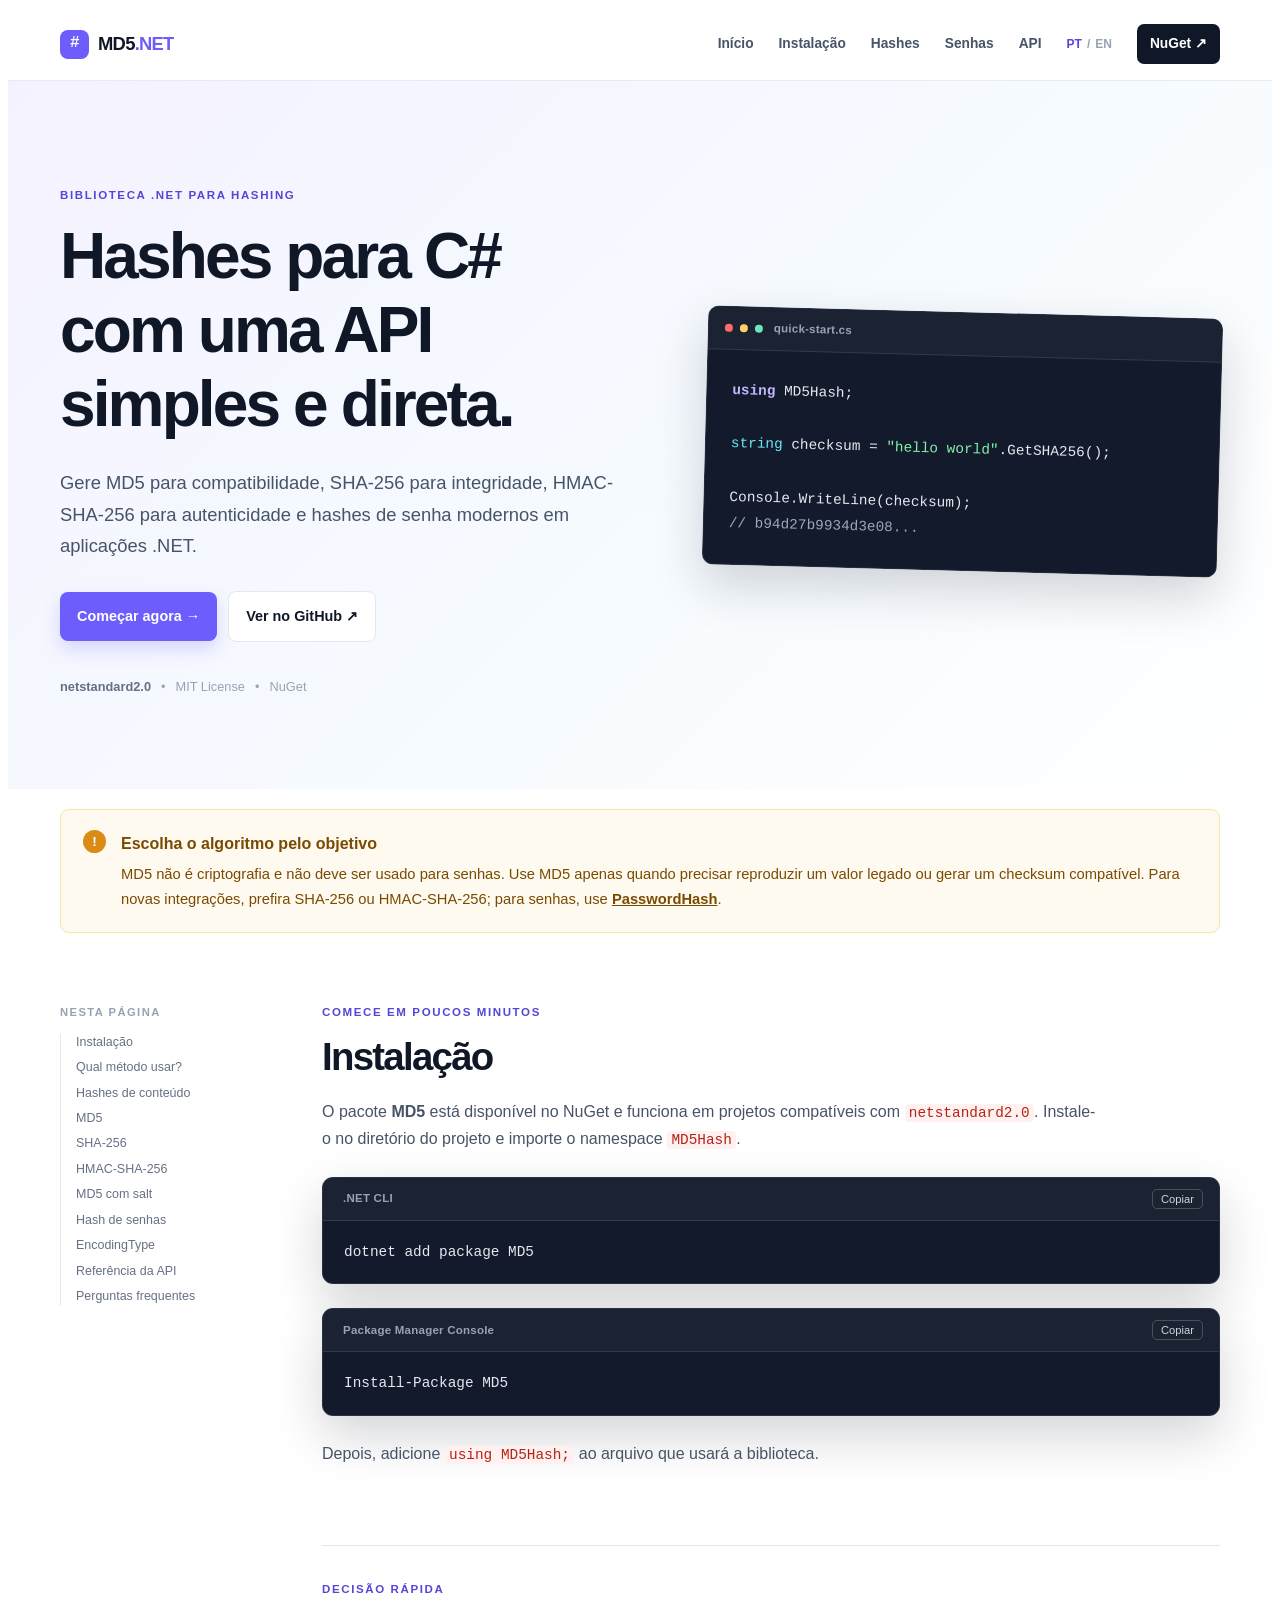
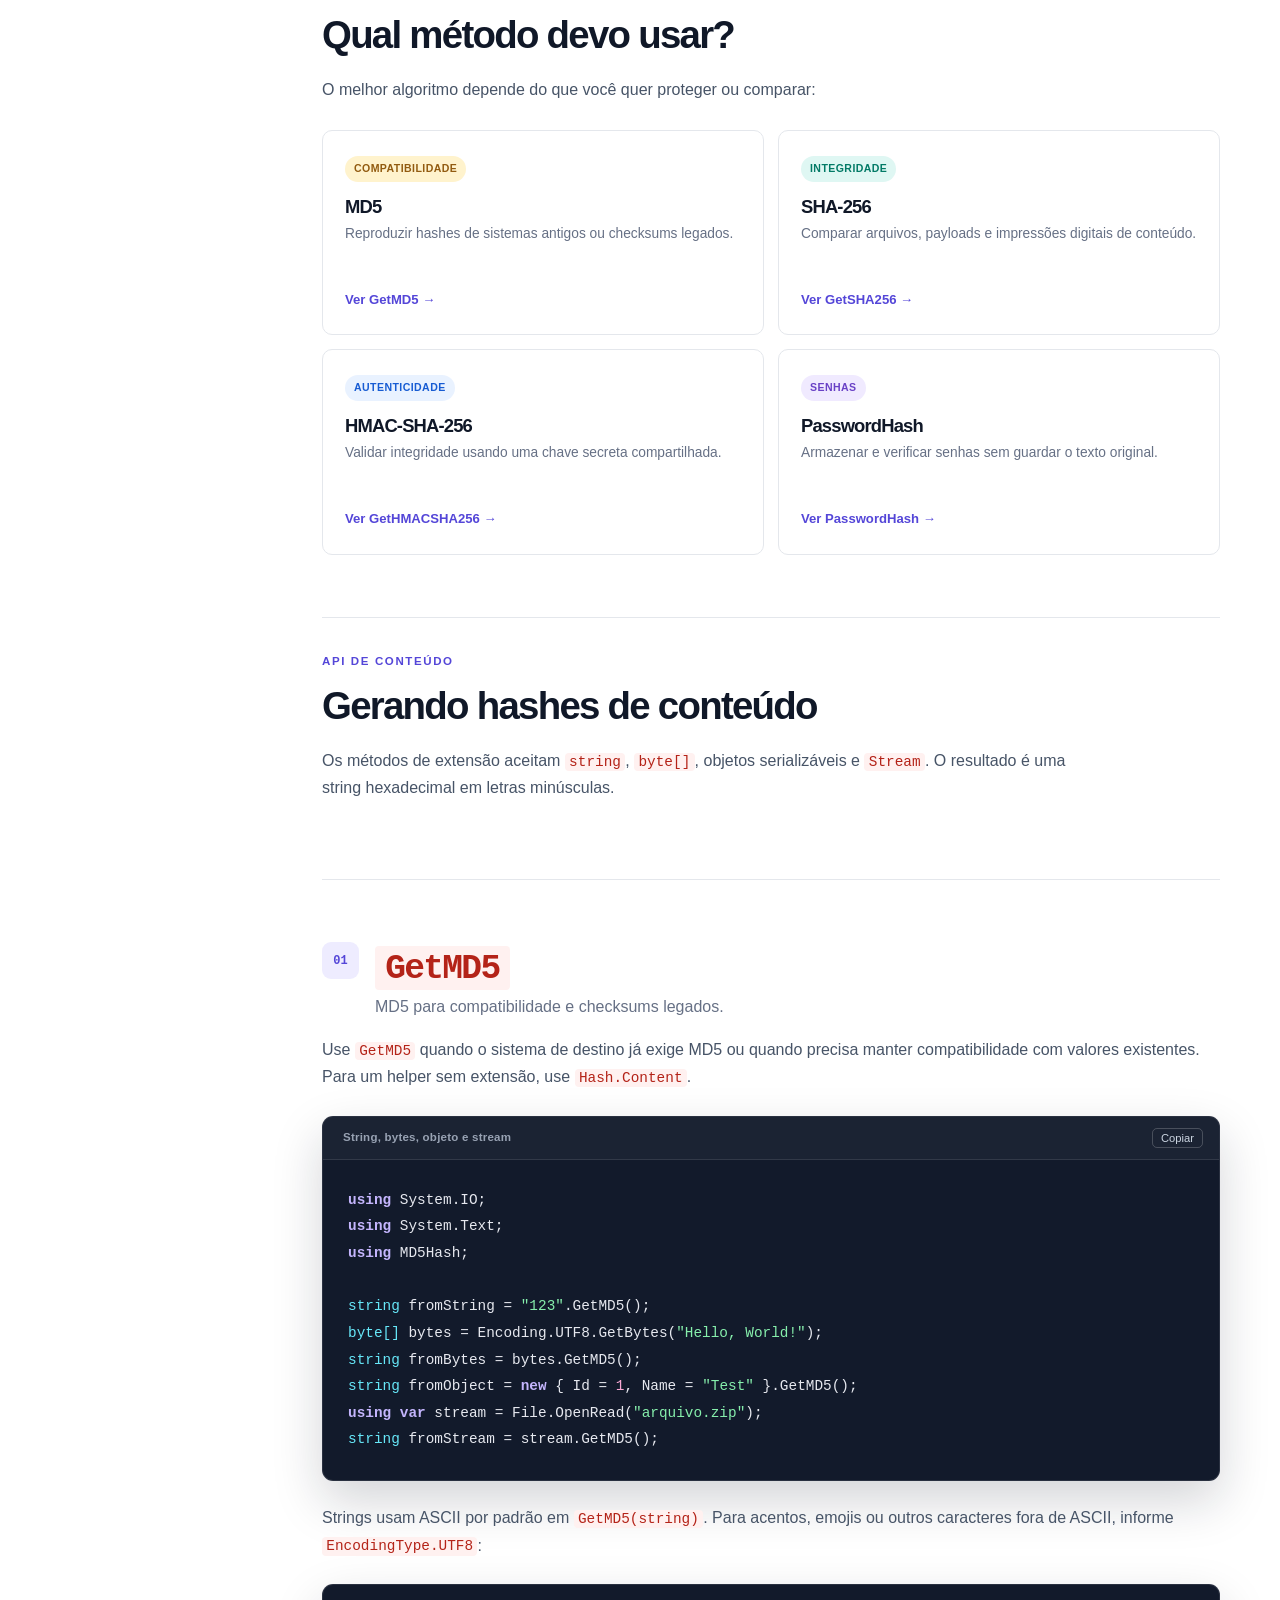
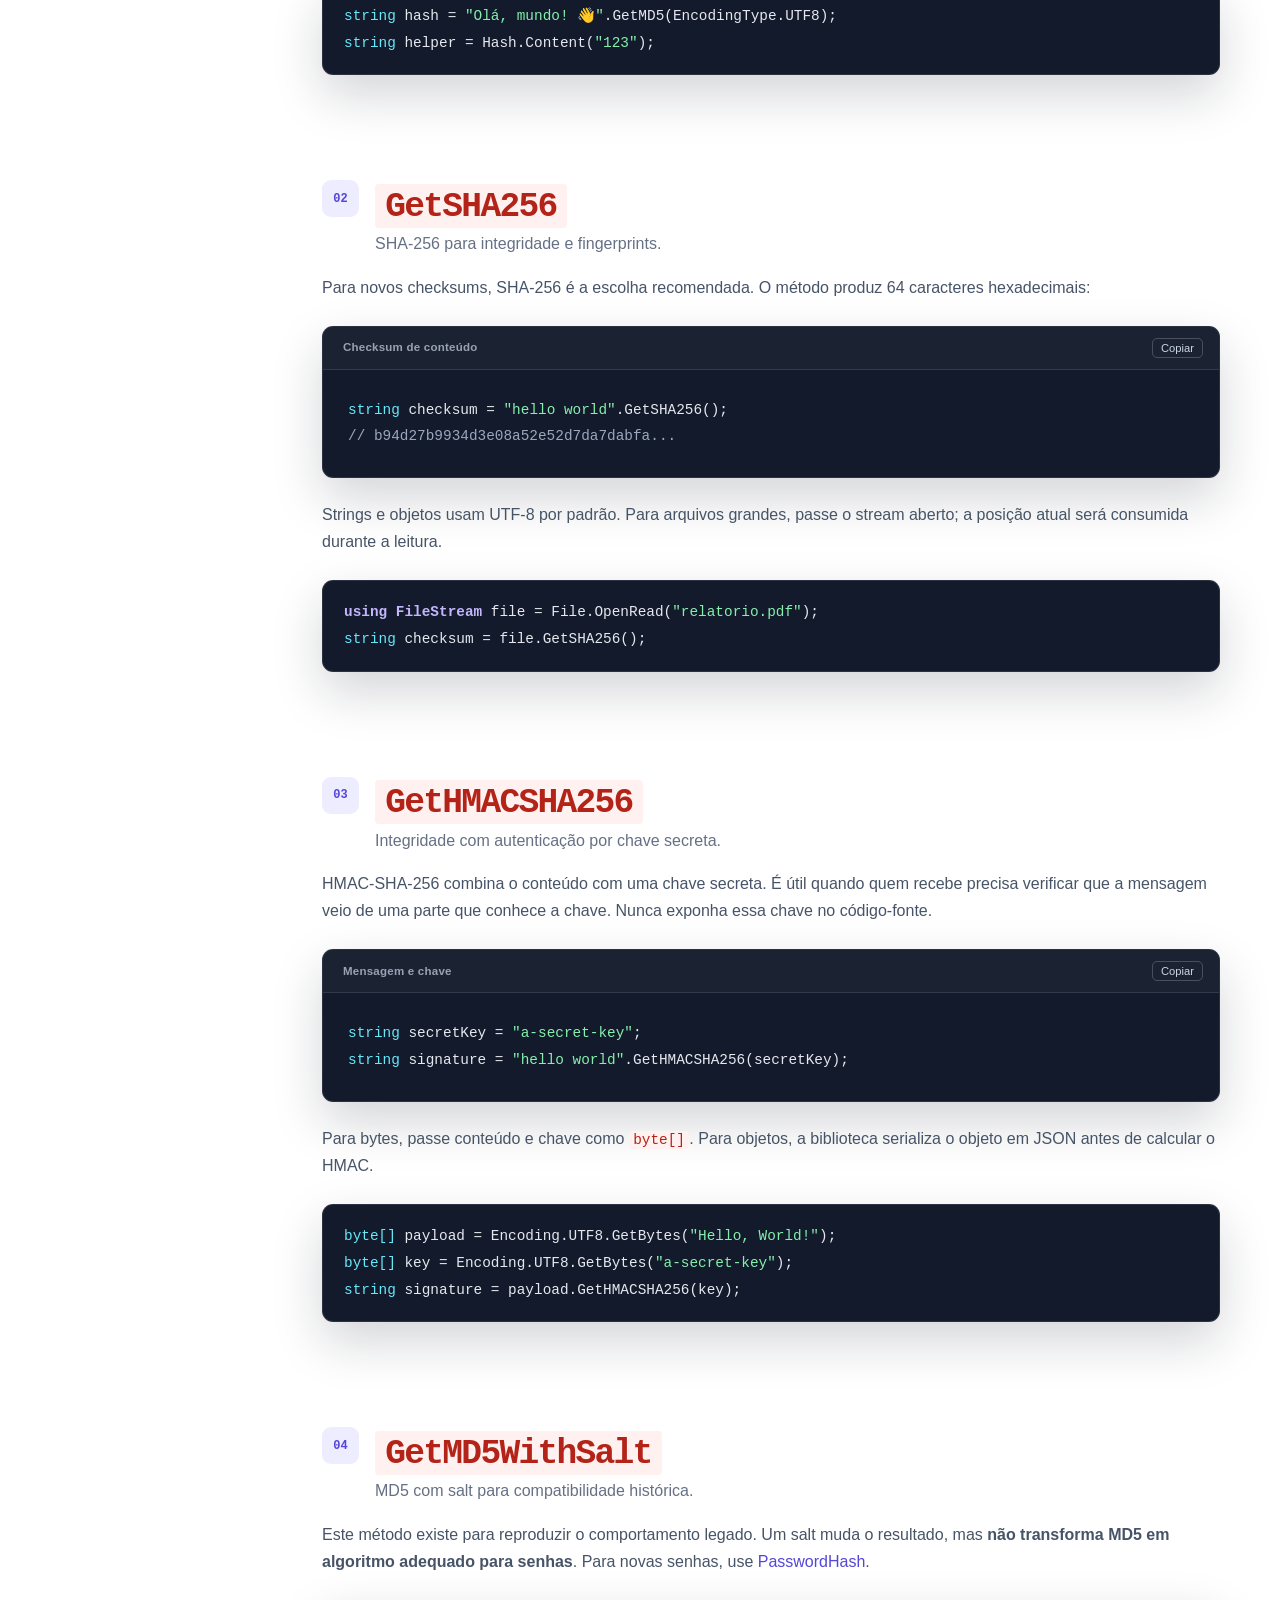
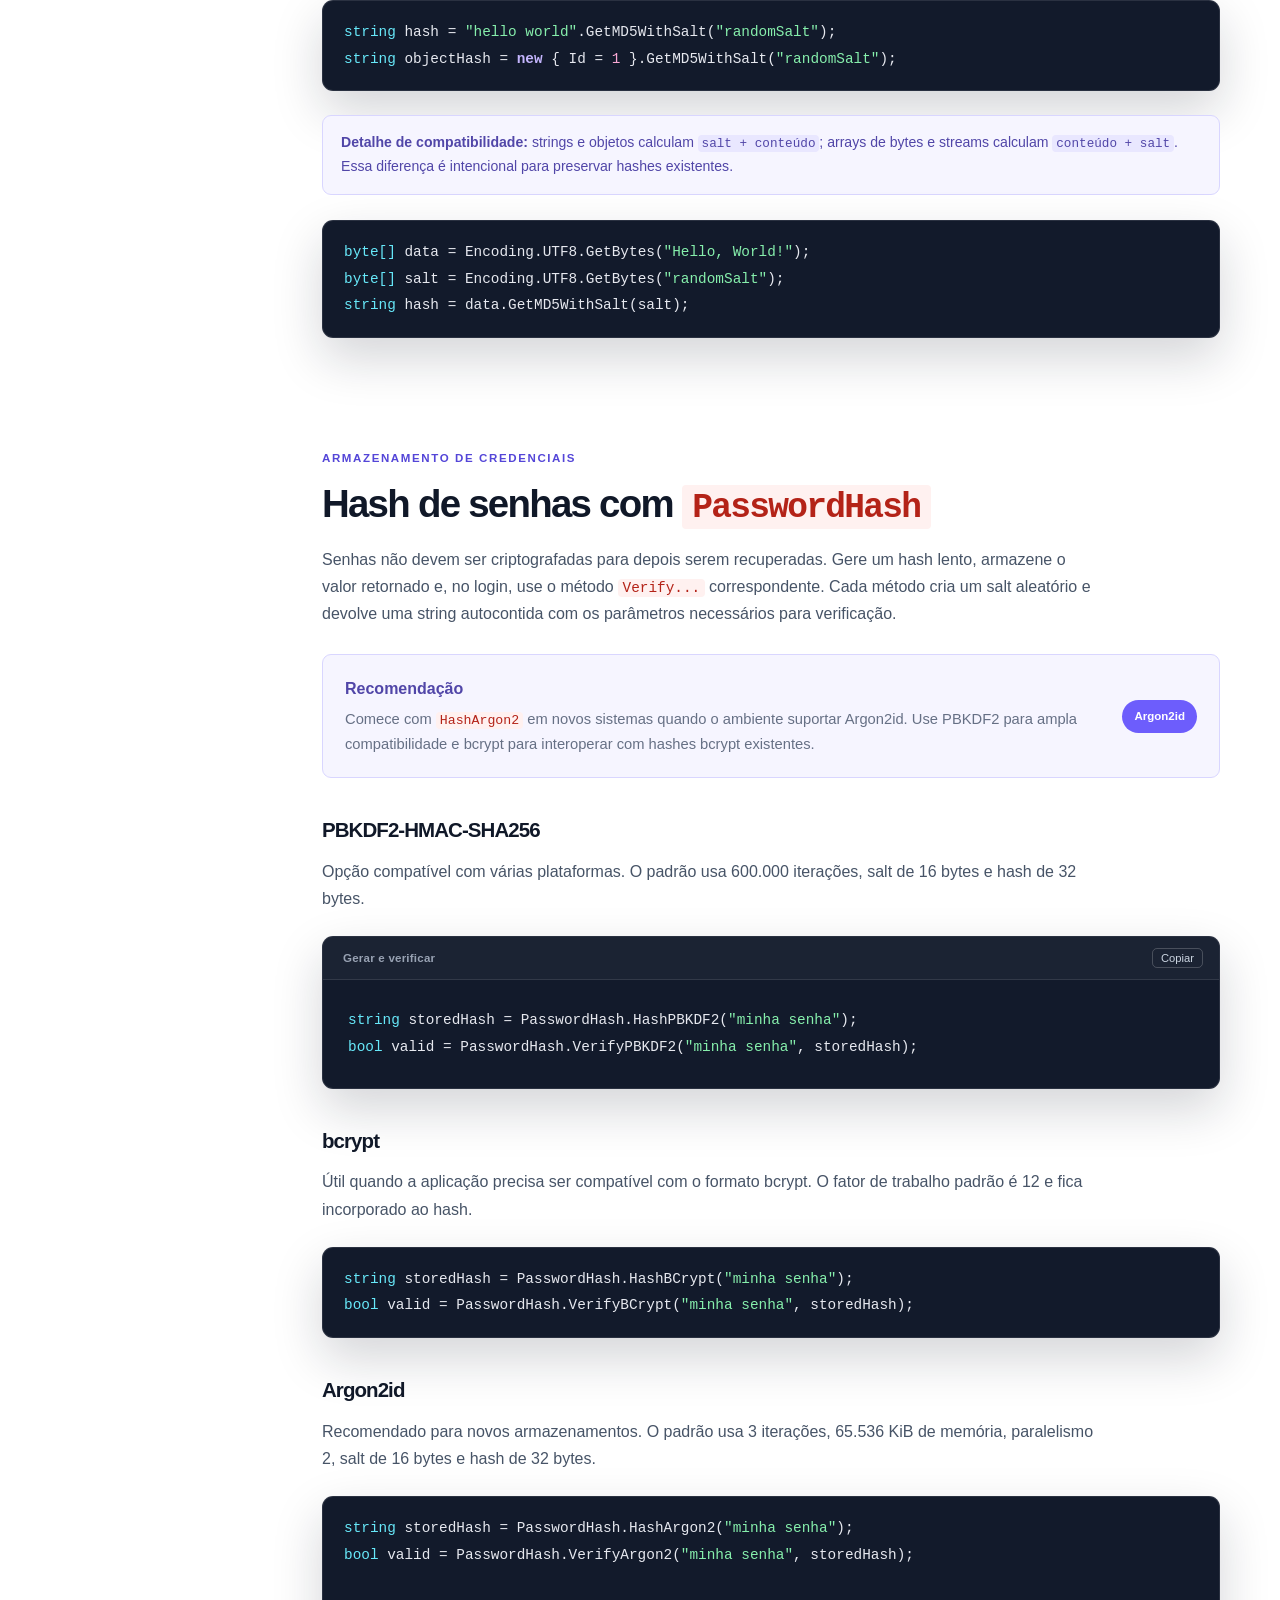
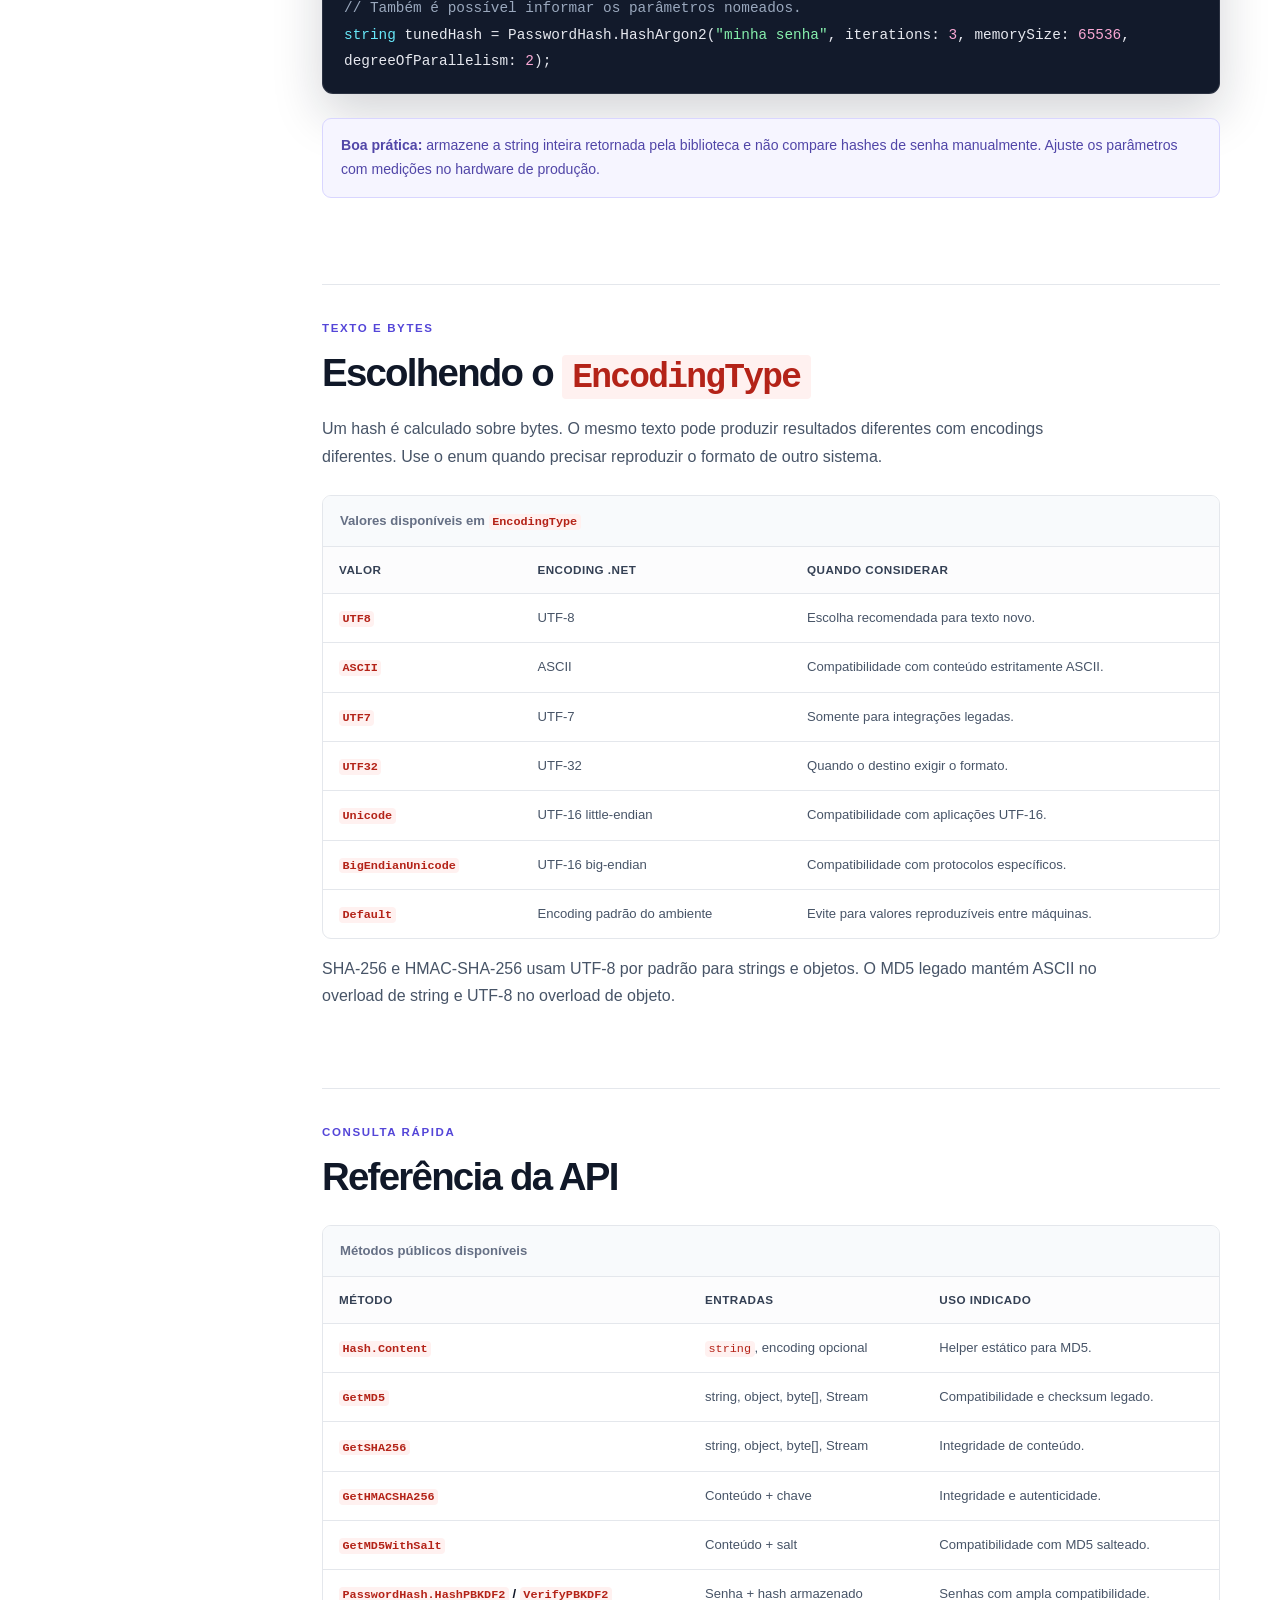
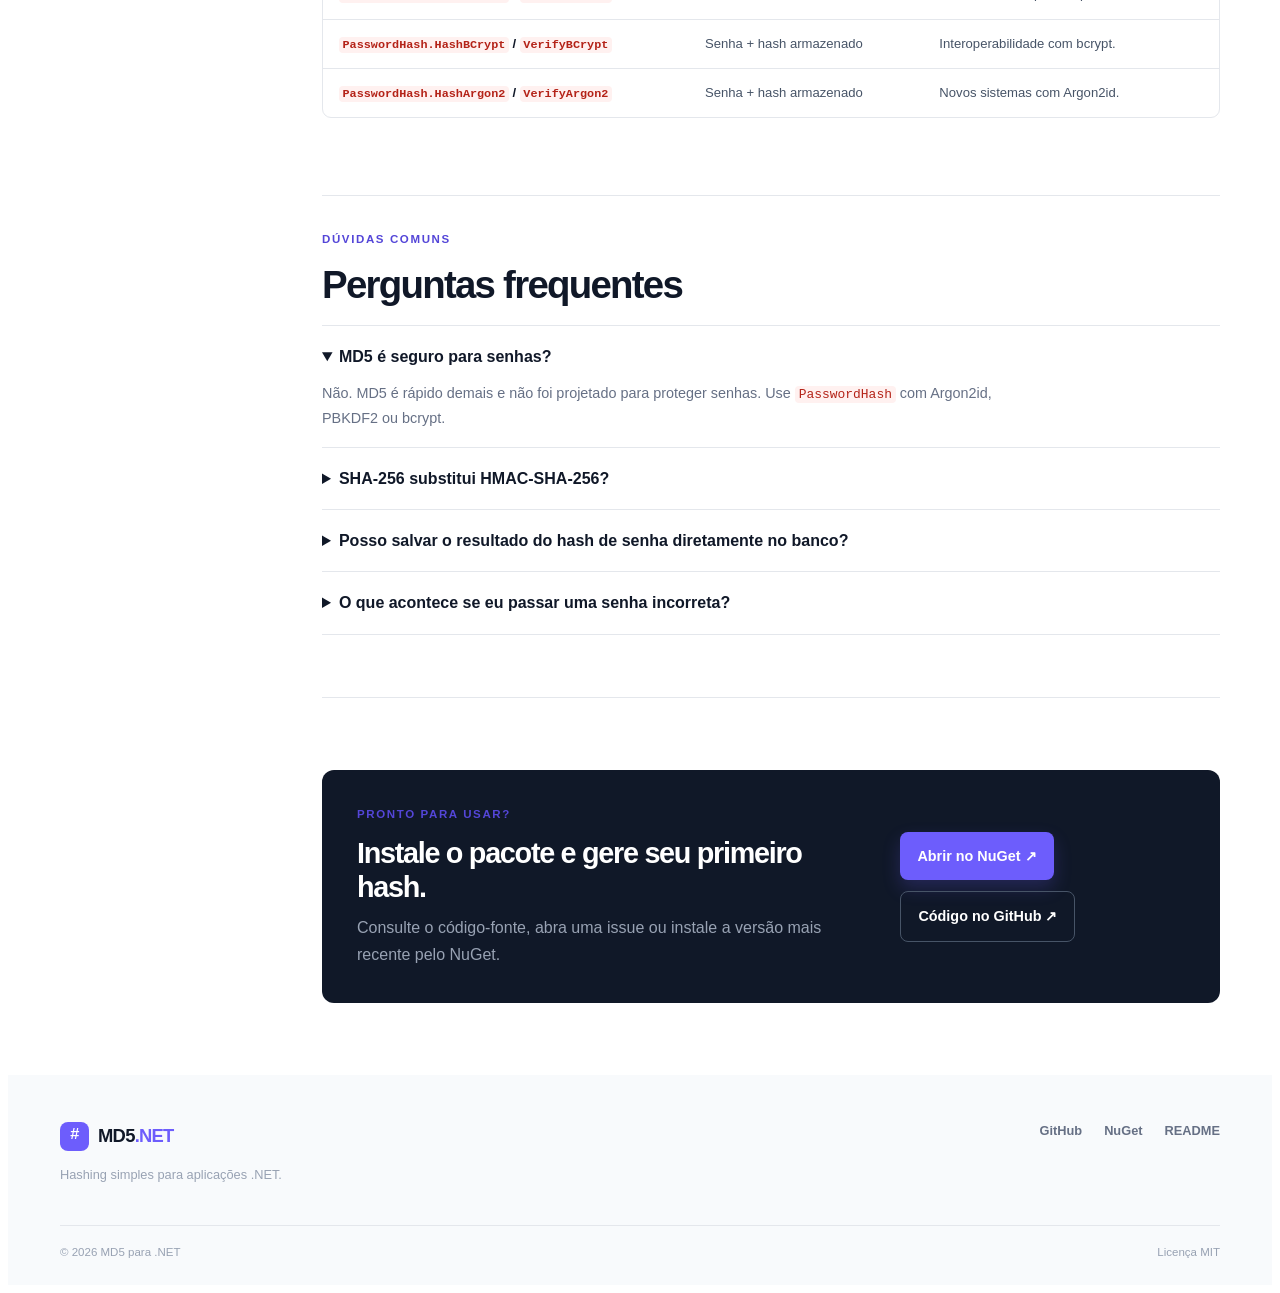
<file: docs/index.html>
<!doctype html>
<html lang="pt-BR">
<head>
    <meta charset="utf-8">
    <meta name="viewport" content="width=device-width, initial-scale=1">
    <meta name="theme-color" content="#101828">
    <meta name="description" content="Documentação da biblioteca MD5 para .NET: gere hashes MD5, SHA-256, HMAC-SHA-256 e hashes de senha com PBKDF2, bcrypt e Argon2id.">
    <meta name="keywords" content="MD5 .NET, SHA-256 C#, HMAC-SHA-256, PBKDF2, bcrypt, Argon2id, hash C#, NuGet MD5">
    <meta name="author" content="Alexandre Freire">
    <meta property="og:type" content="website">
    <meta property="og:locale" content="pt_BR">
    <meta property="og:title" content="MD5 para .NET | Documentação de hashes e senhas">
    <meta property="og:description" content="Aprenda a usar cada método da biblioteca MD5 em projetos C# e .NET, com exemplos de strings, objetos, bytes, streams e senhas.">
    <meta property="og:url" content="https://oalexandrefreire.github.io/MD5/">
    <meta property="og:site_name" content="MD5 para .NET">
    <meta name="twitter:card" content="summary">
    <link rel="canonical" href="https://oalexandrefreire.github.io/MD5/">
    <link rel="alternate" hreflang="pt-BR" href="https://oalexandrefreire.github.io/MD5/">
    <link rel="alternate" hreflang="en" href="https://oalexandrefreire.github.io/MD5/en/">
    <link rel="alternate" hreflang="x-default" href="https://oalexandrefreire.github.io/MD5/en/">
    <link rel="icon" href="../MD5CSharp/logo.ico">
    <link rel="stylesheet" href="css/docs.css">
    <title>MD5 para .NET: documentação de hashes, HMAC e senhas</title>
    <script type="application/ld+json">
    {"@context":"https://schema.org","@type":"TechArticle","headline":"MD5 para .NET: documentação de hashes, HMAC e senhas","description":"Guia completo da biblioteca MD5 para gerar hashes e armazenar senhas com segurança em C#.","url":"https://oalexandrefreire.github.io/MD5/","inLanguage":"pt-BR","author":{"@type":"Person","name":"Alexandre Freire"},"publisher":{"@type":"Organization","name":"MD5 para .NET"},"isPartOf":{"@type":"SoftwareApplication","name":"MD5","applicationCategory":"DeveloperApplication","operatingSystem":".NET"}}
    </script>
    <script type="application/ld+json">
    {"@context":"https://schema.org","@type":"FAQPage","mainEntity":[{"@type":"Question","name":"MD5 é seguro para senhas?","acceptedAnswer":{"@type":"Answer","text":"Não. Use PasswordHash com Argon2id, PBKDF2 ou bcrypt para armazenar senhas. MD5 é mantido para compatibilidade e checksums."}},{"@type":"Question","name":"Qual método devo usar para validar a integridade de um arquivo?","acceptedAnswer":{"@type":"Answer","text":"Use GetSHA256 para checksums e impressões digitais de conteúdo. GetHMACSHA256 é indicado quando também é necessário autenticar o conteúdo com uma chave secreta compartilhada."}},{"@type":"Question","name":"Como instalar a biblioteca MD5 no .NET?","acceptedAnswer":{"@type":"Answer","text":"Instale o pacote NuGet MD5 com dotnet add package MD5 ou pelo Package Manager Console usando Install-Package MD5."}}]}
    </script>
</head>
<body>
    <a class="skip-link" href="#conteudo">Pular para o conteúdo</a>
    <header class="site-header">
        <div class="container header-inner">
            <a class="brand" href="#inicio" aria-label="MD5 para .NET, início"><span class="brand-mark">#</span><span>MD5<span class="brand-suffix">.NET</span></span></a>
            <button class="menu-toggle" type="button" aria-expanded="false" aria-controls="main-nav">Menu</button>
            <nav id="main-nav" class="main-nav" aria-label="Navegação principal"><a href="#inicio">Início</a><a href="#instalacao">Instalação</a><a href="#hashes">Hashes</a><a href="#senhas">Senhas</a><a href="#api">API</a><span class="language-switch" aria-label="Idioma"><a class="active" href="./" lang="pt-BR">PT</a><span aria-hidden="true">/</span><a href="en/" lang="en">EN</a></span><a class="nav-cta" href="https://www.nuget.org/packages/MD5" target="_blank" rel="noopener">NuGet ↗</a></nav>
        </div>
    </header>

    <main id="conteudo">
        <section id="inicio" class="hero-section" aria-labelledby="hero-title">
            <div class="container hero-grid">
                <div class="hero-copy"><p class="eyebrow">Biblioteca .NET para hashing</p><h1 id="hero-title">Hashes para C# com uma API simples e direta.</h1><p class="hero-lead">Gere MD5 para compatibilidade, SHA-256 para integridade, HMAC-SHA-256 para autenticidade e hashes de senha modernos em aplicações .NET.</p><div class="hero-actions"><a class="button button-primary" href="#instalacao">Começar agora →</a><a class="button button-secondary" href="https://github.com/oalexandrefreire/MD5" target="_blank" rel="noopener">Ver no GitHub ↗</a></div><div class="trust-row"><span><strong>netstandard2.0</strong></span><span>•</span><span>MIT License</span><span>•</span><span>NuGet</span></div></div>
                <div class="hero-code code-card" aria-label="Exemplo rápido em C#"><div class="code-card-top"><span class="window-dot red" aria-hidden="true">&#160;</span><span class="window-dot yellow" aria-hidden="true">&#160;</span><span class="window-dot green" aria-hidden="true">&#160;</span><span class="code-label">quick-start.cs</span></div><pre><code><span class="code-keyword">using</span> MD5Hash;

<span class="code-type">string</span> checksum = <span class="code-string">"hello world"</span>.GetSHA256();

Console.WriteLine(checksum);
<span class="code-comment">// b94d27b9934d3e08...</span></code></pre></div>
            </div>
        </section>

        <section class="notice-section" aria-label="Aviso de segurança"><div class="container"><div class="security-notice"><div class="notice-icon" aria-hidden="true">!</div><div><strong>Escolha o algoritmo pelo objetivo</strong><p>MD5 não é criptografia e não deve ser usado para senhas. Use MD5 apenas quando precisar reproduzir um valor legado ou gerar um checksum compatível. Para novas integrações, prefira SHA-256 ou HMAC-SHA-256; para senhas, use <a href="#senhas">PasswordHash</a>.</p></div></div></div></section>

        <div class="container docs-layout">
            <aside class="docs-sidebar" aria-label="Nesta página"><p class="sidebar-title">Nesta página</p><nav><a href="#instalacao">Instalação</a><a href="#qual-metodo">Qual método usar?</a><a href="#hashes">Hashes de conteúdo</a><a href="#md5">MD5</a><a href="#sha256">SHA-256</a><a href="#hmac">HMAC-SHA-256</a><a href="#salt">MD5 com salt</a><a href="#senhas">Hash de senhas</a><a href="#encoding">EncodingType</a><a href="#api">Referência da API</a><a href="#faq">Perguntas frequentes</a></nav></aside>

            <article class="documentation">
                <section id="instalacao" class="doc-section" aria-labelledby="instalacao-title"><p class="eyebrow">Comece em poucos minutos</p><h2 id="instalacao-title">Instalação</h2><p>O pacote <strong>MD5</strong> está disponível no NuGet e funciona em projetos compatíveis com <code>netstandard2.0</code>. Instale-o no diretório do projeto e importe o namespace <code>MD5Hash</code>.</p><div class="code-card compact"><div class="code-card-top"><span class="code-label">.NET CLI</span><button class="copy-button" type="button" data-copy="dotnet add package MD5">Copiar</button></div><pre><code>dotnet add package MD5</code></pre></div><div class="code-card compact"><div class="code-card-top"><span class="code-label">Package Manager Console</span><button class="copy-button" type="button" data-copy="Install-Package MD5">Copiar</button></div><pre><code>Install-Package MD5</code></pre></div><p>Depois, adicione <code>using MD5Hash;</code> ao arquivo que usará a biblioteca.</p></section>

                <section id="qual-metodo" class="doc-section" aria-labelledby="qual-metodo-title"><p class="eyebrow">Decisão rápida</p><h2 id="qual-metodo-title">Qual método devo usar?</h2><p>O melhor algoritmo depende do que você quer proteger ou comparar:</p><div class="use-case-grid"><div class="use-case"><span class="use-case-tag legacy">Compatibilidade</span><h3>MD5</h3><p>Reproduzir hashes de sistemas antigos ou checksums legados.</p><a href="#md5">Ver GetMD5 →</a></div><div class="use-case"><span class="use-case-tag integrity">Integridade</span><h3>SHA-256</h3><p>Comparar arquivos, payloads e impressões digitais de conteúdo.</p><a href="#sha256">Ver GetSHA256 →</a></div><div class="use-case"><span class="use-case-tag auth">Autenticidade</span><h3>HMAC-SHA-256</h3><p>Validar integridade usando uma chave secreta compartilhada.</p><a href="#hmac">Ver GetHMACSHA256 →</a></div><div class="use-case"><span class="use-case-tag password">Senhas</span><h3>PasswordHash</h3><p>Armazenar e verificar senhas sem guardar o texto original.</p><a href="#senhas">Ver PasswordHash →</a></div></div></section>

                <section id="hashes" class="doc-section" aria-labelledby="hashes-title"><p class="eyebrow">API de conteúdo</p><h2 id="hashes-title">Gerando hashes de conteúdo</h2><p>Os métodos de extensão aceitam <code>string</code>, <code>byte[]</code>, objetos serializáveis e <code>Stream</code>. O resultado é uma string hexadecimal em letras minúsculas.</p></section>

                <section id="md5" class="method-section" aria-labelledby="md5-title"><div class="method-heading"><span class="method-number">01</span><div><h2 id="md5-title"><code>GetMD5</code></h2><p>MD5 para compatibilidade e checksums legados.</p></div></div><p>Use <code>GetMD5</code> quando o sistema de destino já exige MD5 ou quando precisa manter compatibilidade com valores existentes. Para um helper sem extensão, use <code>Hash.Content</code>.</p><div class="code-card"><div class="code-card-top"><span class="code-label">String, bytes, objeto e stream</span><button class="copy-button" type="button" data-copy='using System.IO;\nusing System.Text;\nusing MD5Hash;\n\nstring fromString = "123".GetMD5();\nbyte[] bytes = Encoding.UTF8.GetBytes("Hello, World!");\nstring fromBytes = bytes.GetMD5();\nstring fromObject = new { Id = 1, Name = "Test" }.GetMD5();\nusing var stream = File.OpenRead("arquivo.zip");\nstring fromStream = stream.GetMD5();'>Copiar</button></div><pre><code><span class="code-keyword">using</span> System.IO;
<span class="code-keyword">using</span> System.Text;
<span class="code-keyword">using</span> MD5Hash;

<span class="code-type">string</span> fromString = <span class="code-string">"123"</span>.GetMD5();
<span class="code-type">byte[]</span> bytes = Encoding.UTF8.GetBytes(<span class="code-string">"Hello, World!"</span>);
<span class="code-type">string</span> fromBytes = bytes.GetMD5();
<span class="code-type">string</span> fromObject = <span class="code-keyword">new</span> { Id = <span class="code-number">1</span>, Name = <span class="code-string">"Test"</span> }.GetMD5();
<span class="code-keyword">using var</span> stream = File.OpenRead(<span class="code-string">"arquivo.zip"</span>);
<span class="code-type">string</span> fromStream = stream.GetMD5();</code></pre></div><p>Strings usam ASCII por padrão em <code>GetMD5(string)</code>. Para acentos, emojis ou outros caracteres fora de ASCII, informe <code>EncodingType.UTF8</code>:</p><div class="code-card compact"><pre><code><span class="code-type">string</span> hash = <span class="code-string">"Olá, mundo! 👋"</span>.GetMD5(EncodingType.UTF8);
<span class="code-type">string</span> helper = Hash.Content(<span class="code-string">"123"</span>);</code></pre></div></section>

                <section id="sha256" class="method-section" aria-labelledby="sha256-title"><div class="method-heading"><span class="method-number">02</span><div><h2 id="sha256-title"><code>GetSHA256</code></h2><p>SHA-256 para integridade e fingerprints.</p></div></div><p>Para novos checksums, SHA-256 é a escolha recomendada. O método produz 64 caracteres hexadecimais:</p><div class="code-card"><div class="code-card-top"><span class="code-label">Checksum de conteúdo</span><button class="copy-button" type="button" data-copy='string checksum = "hello world".GetSHA256();'>Copiar</button></div><pre><code><span class="code-type">string</span> checksum = <span class="code-string">"hello world"</span>.GetSHA256();
<span class="code-comment">// b94d27b9934d3e08a52e52d7da7dabfa...</span></code></pre></div><p>Strings e objetos usam UTF-8 por padrão. Para arquivos grandes, passe o stream aberto; a posição atual será consumida durante a leitura.</p><div class="code-card compact"><pre><code><span class="code-keyword">using FileStream</span> file = File.OpenRead(<span class="code-string">"relatorio.pdf"</span>);
<span class="code-type">string</span> checksum = file.GetSHA256();</code></pre></div></section>

                <section id="hmac" class="method-section" aria-labelledby="hmac-title"><div class="method-heading"><span class="method-number">03</span><div><h2 id="hmac-title"><code>GetHMACSHA256</code></h2><p>Integridade com autenticação por chave secreta.</p></div></div><p>HMAC-SHA-256 combina o conteúdo com uma chave secreta. É útil quando quem recebe precisa verificar que a mensagem veio de uma parte que conhece a chave. Nunca exponha essa chave no código-fonte.</p><div class="code-card"><div class="code-card-top"><span class="code-label">Mensagem e chave</span><button class="copy-button" type="button" data-copy='string secretKey = "a-secret-key";\nstring signature = "hello world".GetHMACSHA256(secretKey);'>Copiar</button></div><pre><code><span class="code-type">string</span> secretKey = <span class="code-string">"a-secret-key"</span>;
<span class="code-type">string</span> signature = <span class="code-string">"hello world"</span>.GetHMACSHA256(secretKey);</code></pre></div><p>Para bytes, passe conteúdo e chave como <code>byte[]</code>. Para objetos, a biblioteca serializa o objeto em JSON antes de calcular o HMAC.</p><div class="code-card compact"><pre><code><span class="code-type">byte[]</span> payload = Encoding.UTF8.GetBytes(<span class="code-string">"Hello, World!"</span>);
<span class="code-type">byte[]</span> key = Encoding.UTF8.GetBytes(<span class="code-string">"a-secret-key"</span>);
<span class="code-type">string</span> signature = payload.GetHMACSHA256(key);</code></pre></div></section>

                <section id="salt" class="method-section" aria-labelledby="salt-title"><div class="method-heading"><span class="method-number">04</span><div><h2 id="salt-title"><code>GetMD5WithSalt</code></h2><p>MD5 com salt para compatibilidade histórica.</p></div></div><p>Este método existe para reproduzir o comportamento legado. Um salt muda o resultado, mas <strong>não transforma MD5 em algoritmo adequado para senhas</strong>. Para novas senhas, use <a href="#senhas">PasswordHash</a>.</p><div class="code-card compact"><pre><code><span class="code-type">string</span> hash = <span class="code-string">"hello world"</span>.GetMD5WithSalt(<span class="code-string">"randomSalt"</span>);
<span class="code-type">string</span> objectHash = <span class="code-keyword">new</span> { Id = <span class="code-number">1</span> }.GetMD5WithSalt(<span class="code-string">"randomSalt"</span>);</code></pre></div><div class="compatibility-note"><strong>Detalhe de compatibilidade:</strong> strings e objetos calculam <code>salt + conteúdo</code>; arrays de bytes e streams calculam <code>conteúdo + salt</code>. Essa diferença é intencional para preservar hashes existentes.</div><div class="code-card compact"><pre><code><span class="code-type">byte[]</span> data = Encoding.UTF8.GetBytes(<span class="code-string">"Hello, World!"</span>);
<span class="code-type">byte[]</span> salt = Encoding.UTF8.GetBytes(<span class="code-string">"randomSalt"</span>);
<span class="code-type">string</span> hash = data.GetMD5WithSalt(salt);</code></pre></div></section>

                <section id="senhas" class="doc-section password-section" aria-labelledby="senhas-title"><p class="eyebrow">Armazenamento de credenciais</p><h2 id="senhas-title">Hash de senhas com <code>PasswordHash</code></h2><p>Senhas não devem ser criptografadas para depois serem recuperadas. Gere um hash lento, armazene o valor retornado e, no login, use o método <code>Verify...</code> correspondente. Cada método cria um salt aleatório e devolve uma string autocontida com os parâmetros necessários para verificação.</p><div class="password-choice"><div><strong>Recomendação</strong><p>Comece com <code>HashArgon2</code> em novos sistemas quando o ambiente suportar Argon2id. Use PBKDF2 para ampla compatibilidade e bcrypt para interoperar com hashes bcrypt existentes.</p></div><span class="recommendation-badge">Argon2id</span></div><h3 id="pbkdf2">PBKDF2-HMAC-SHA256</h3><p>Opção compatível com várias plataformas. O padrão usa 600.000 iterações, salt de 16 bytes e hash de 32 bytes.</p><div class="code-card"><div class="code-card-top"><span class="code-label">Gerar e verificar</span><button class="copy-button" type="button" data-copy='string storedHash = PasswordHash.HashPBKDF2("minha senha");\nbool valid = PasswordHash.VerifyPBKDF2("minha senha", storedHash);'>Copiar</button></div><pre><code><span class="code-type">string</span> storedHash = PasswordHash.HashPBKDF2(<span class="code-string">"minha senha"</span>);
<span class="code-type">bool</span> valid = PasswordHash.VerifyPBKDF2(<span class="code-string">"minha senha"</span>, storedHash);</code></pre></div><h3 id="bcrypt">bcrypt</h3><p>Útil quando a aplicação precisa ser compatível com o formato bcrypt. O fator de trabalho padrão é 12 e fica incorporado ao hash.</p><div class="code-card compact"><pre><code><span class="code-type">string</span> storedHash = PasswordHash.HashBCrypt(<span class="code-string">"minha senha"</span>);
<span class="code-type">bool</span> valid = PasswordHash.VerifyBCrypt(<span class="code-string">"minha senha"</span>, storedHash);</code></pre></div><h3 id="argon2">Argon2id</h3><p>Recomendado para novos armazenamentos. O padrão usa 3 iterações, 65.536 KiB de memória, paralelismo 2, salt de 16 bytes e hash de 32 bytes.</p><div class="code-card compact"><pre><code><span class="code-type">string</span> storedHash = PasswordHash.HashArgon2(<span class="code-string">"minha senha"</span>);
<span class="code-type">bool</span> valid = PasswordHash.VerifyArgon2(<span class="code-string">"minha senha"</span>, storedHash);

<span class="code-comment">// Também é possível informar os parâmetros nomeados.</span>
<span class="code-type">string</span> tunedHash = PasswordHash.HashArgon2(<span class="code-string">"minha senha"</span>, iterations: <span class="code-number">3</span>, memorySize: <span class="code-number">65536</span>, degreeOfParallelism: <span class="code-number">2</span>);</code></pre></div><div class="compatibility-note"><strong>Boa prática:</strong> armazene a string inteira retornada pela biblioteca e não compare hashes de senha manualmente. Ajuste os parâmetros com medições no hardware de produção.</div></section>

                <section id="encoding" class="doc-section" aria-labelledby="encoding-title"><p class="eyebrow">Texto e bytes</p><h2 id="encoding-title">Escolhendo o <code>EncodingType</code></h2><p>Um hash é calculado sobre bytes. O mesmo texto pode produzir resultados diferentes com encodings diferentes. Use o enum quando precisar reproduzir o formato de outro sistema.</p><div class="table-wrap"><table><caption>Valores disponíveis em <code>EncodingType</code></caption><thead><tr><th>Valor</th><th>Encoding .NET</th><th>Quando considerar</th></tr></thead><tbody><tr><td><code>UTF8</code></td><td>UTF-8</td><td>Escolha recomendada para texto novo.</td></tr><tr><td><code>ASCII</code></td><td>ASCII</td><td>Compatibilidade com conteúdo estritamente ASCII.</td></tr><tr><td><code>UTF7</code></td><td>UTF-7</td><td>Somente para integrações legadas.</td></tr><tr><td><code>UTF32</code></td><td>UTF-32</td><td>Quando o destino exigir o formato.</td></tr><tr><td><code>Unicode</code></td><td>UTF-16 little-endian</td><td>Compatibilidade com aplicações UTF-16.</td></tr><tr><td><code>BigEndianUnicode</code></td><td>UTF-16 big-endian</td><td>Compatibilidade com protocolos específicos.</td></tr><tr><td><code>Default</code></td><td>Encoding padrão do ambiente</td><td>Evite para valores reproduzíveis entre máquinas.</td></tr></tbody></table></div><p>SHA-256 e HMAC-SHA-256 usam UTF-8 por padrão para strings e objetos. O MD5 legado mantém ASCII no overload de string e UTF-8 no overload de objeto.</p></section>

                <section id="api" class="doc-section" aria-labelledby="api-title"><p class="eyebrow">Consulta rápida</p><h2 id="api-title">Referência da API</h2><div class="table-wrap"><table><caption>Métodos públicos disponíveis</caption><thead><tr><th>Método</th><th>Entradas</th><th>Uso indicado</th></tr></thead><tbody><tr><td><code>Hash.Content</code></td><td><code>string</code>, encoding opcional</td><td>Helper estático para MD5.</td></tr><tr><td><code>GetMD5</code></td><td>string, object, byte[], Stream</td><td>Compatibilidade e checksum legado.</td></tr><tr><td><code>GetSHA256</code></td><td>string, object, byte[], Stream</td><td>Integridade de conteúdo.</td></tr><tr><td><code>GetHMACSHA256</code></td><td>Conteúdo + chave</td><td>Integridade e autenticidade.</td></tr><tr><td><code>GetMD5WithSalt</code></td><td>Conteúdo + salt</td><td>Compatibilidade com MD5 salteado.</td></tr><tr><td><code>PasswordHash.HashPBKDF2</code> / <code>VerifyPBKDF2</code></td><td>Senha + hash armazenado</td><td>Senhas com ampla compatibilidade.</td></tr><tr><td><code>PasswordHash.HashBCrypt</code> / <code>VerifyBCrypt</code></td><td>Senha + hash armazenado</td><td>Interoperabilidade com bcrypt.</td></tr><tr><td><code>PasswordHash.HashArgon2</code> / <code>VerifyArgon2</code></td><td>Senha + hash armazenado</td><td>Novos sistemas com Argon2id.</td></tr></tbody></table></div></section>

                <section id="faq" class="doc-section faq-section" aria-labelledby="faq-title"><p class="eyebrow">Dúvidas comuns</p><h2 id="faq-title">Perguntas frequentes</h2><details open><summary>MD5 é seguro para senhas?</summary><p>Não. MD5 é rápido demais e não foi projetado para proteger senhas. Use <code>PasswordHash</code> com Argon2id, PBKDF2 ou bcrypt.</p></details><details><summary>SHA-256 substitui HMAC-SHA-256?</summary><p>Não exatamente. SHA-256 gera um checksum público. HMAC-SHA-256 usa uma chave secreta e também permite verificar a autenticidade de uma mensagem.</p></details><details><summary>Posso salvar o resultado do hash de senha diretamente no banco?</summary><p>Sim. Salve a string completa retornada por <code>HashPBKDF2</code>, <code>HashBCrypt</code> ou <code>HashArgon2</code>; ela já contém o algoritmo e os parâmetros necessários para o método <code>Verify...</code>.</p></details><details><summary>O que acontece se eu passar uma senha incorreta?</summary><p>Os métodos <code>Verify...</code> retornam <code>false</code>. Uma senha nula gera <code>ArgumentNullException</code>, então valide a entrada da sua aplicação conforme a regra de negócio.</p></details></section>

                <section class="next-step" aria-label="Próximos passos"><div><p class="eyebrow">Pronto para usar?</p><h2>Instale o pacote e gere seu primeiro hash.</h2><p>Consulte o código-fonte, abra uma issue ou instale a versão mais recente pelo NuGet.</p></div><div class="hero-actions"><a class="button button-primary" href="https://www.nuget.org/packages/MD5" target="_blank" rel="noopener">Abrir no NuGet ↗</a><a class="button button-secondary" href="https://github.com/oalexandrefreire/MD5" target="_blank" rel="noopener">Código no GitHub ↗</a></div></section>
            </article>
        </div>
    </main>

    <footer class="site-footer"><div class="container footer-grid"><div><a class="brand" href="#inicio"><span class="brand-mark">#</span><span>MD5<span class="brand-suffix">.NET</span></span></a><p>Hashing simples para aplicações .NET.</p></div><div class="footer-links"><a href="https://github.com/oalexandrefreire/MD5" target="_blank" rel="noopener">GitHub</a><a href="https://www.nuget.org/packages/MD5" target="_blank" rel="noopener">NuGet</a><a href="https://github.com/oalexandrefreire/MD5/blob/main/README.md" target="_blank" rel="noopener">README</a></div></div><div class="container footer-bottom"><span>© 2026 MD5 para .NET</span><span>Licença MIT</span></div></footer>
    <script src="js/scripts.js" defer></script>
</body>
</html>
</file>
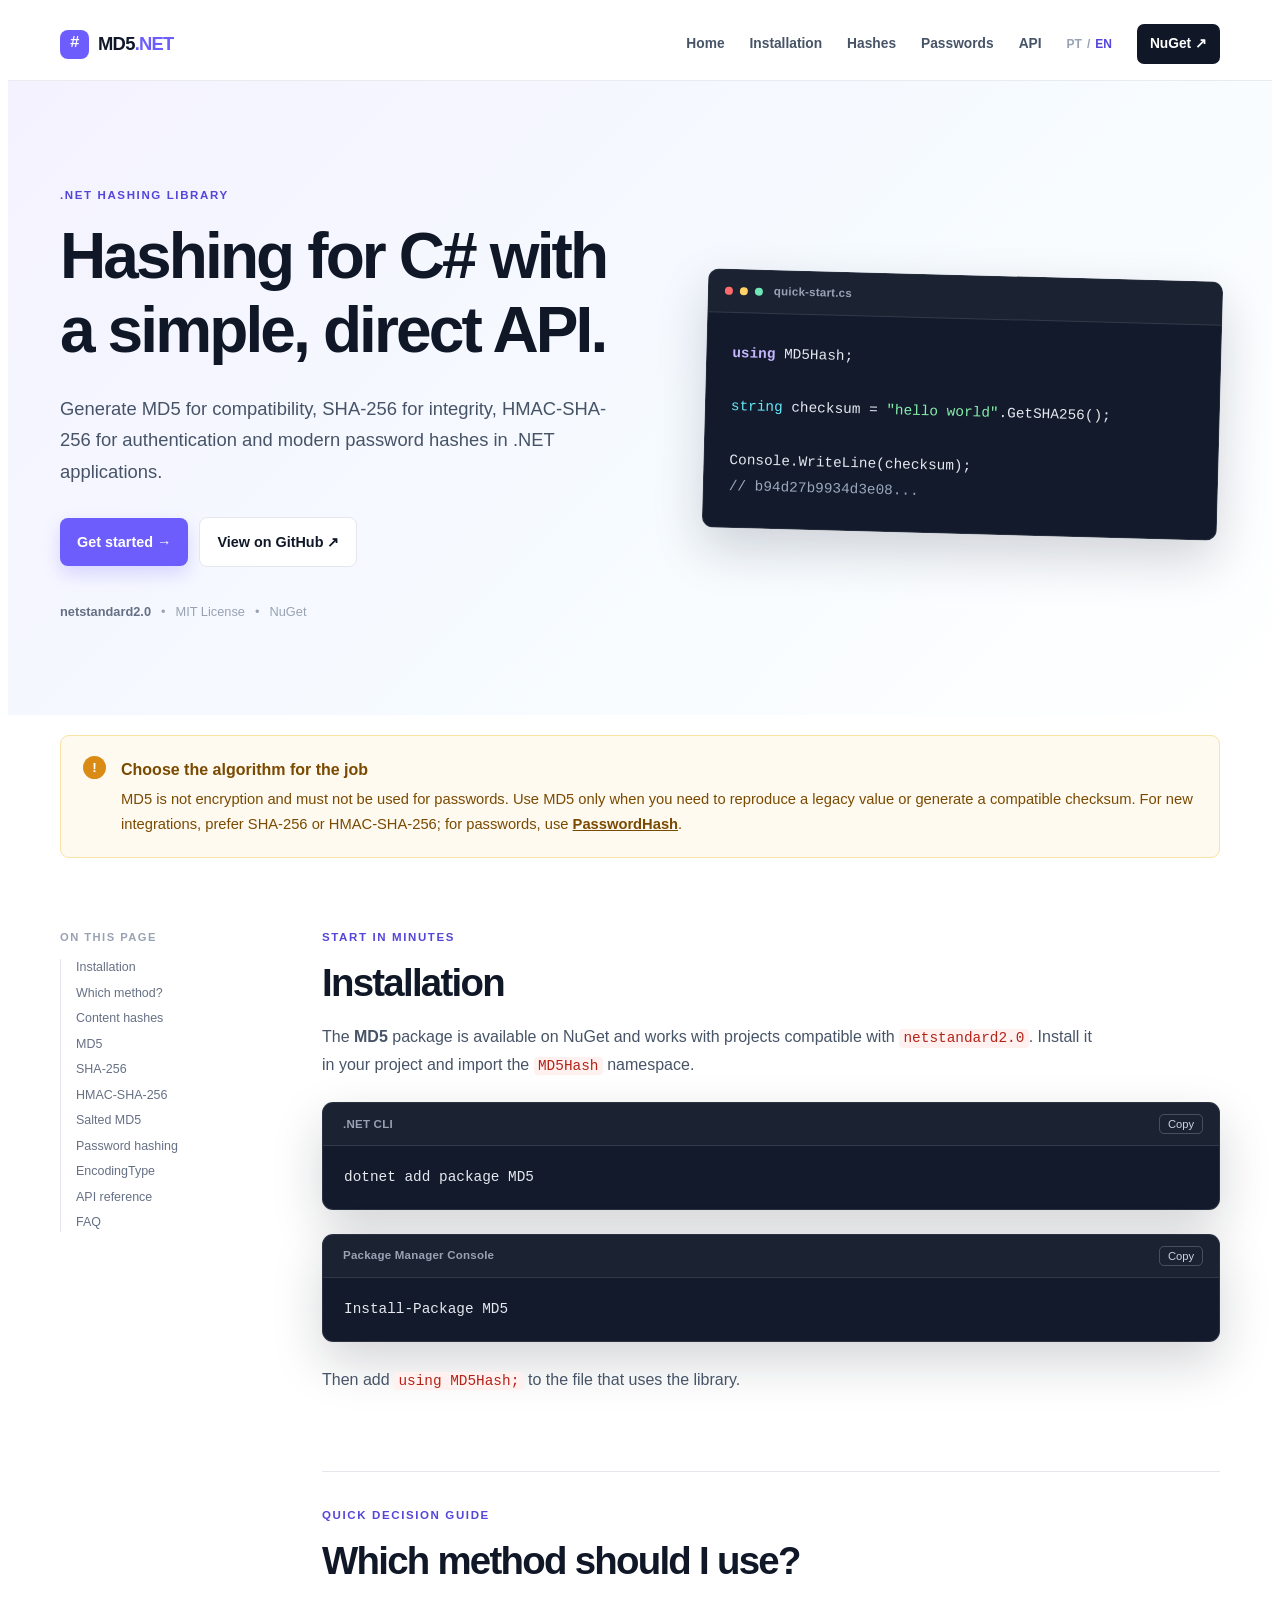
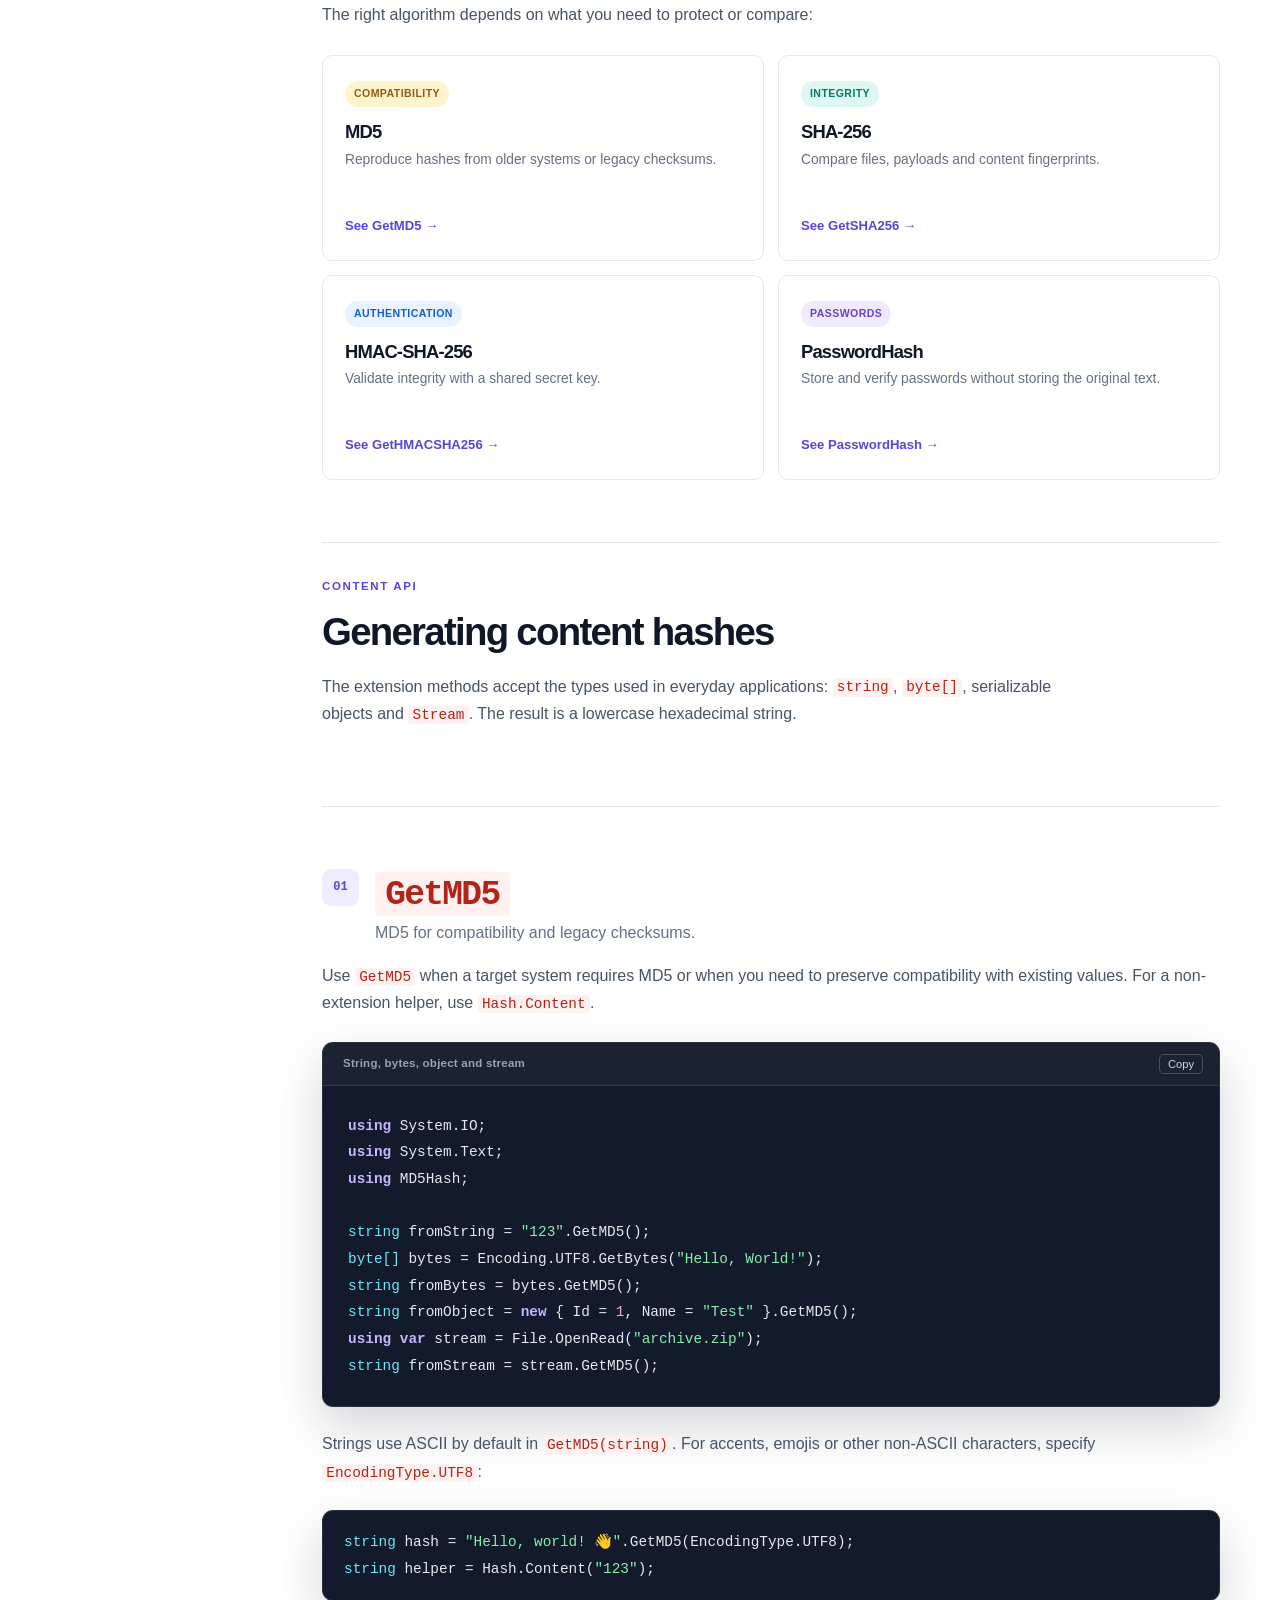
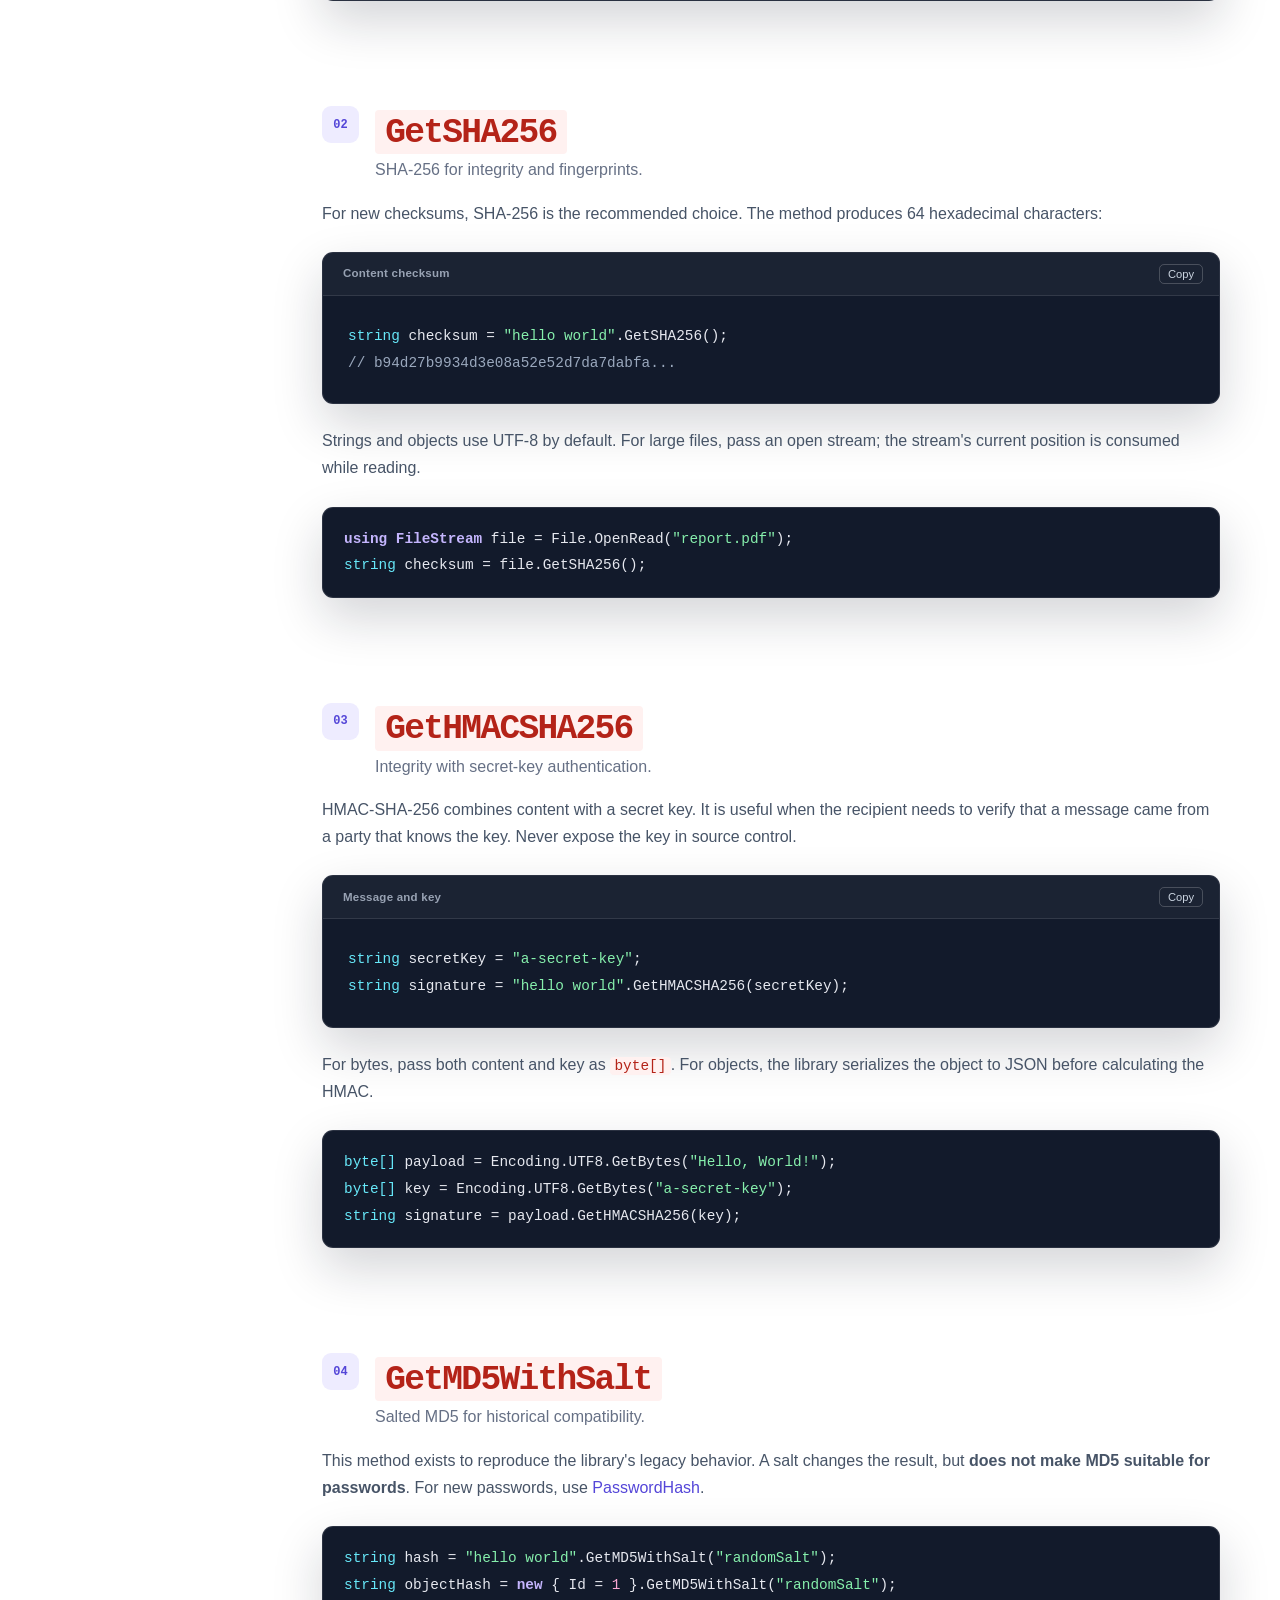
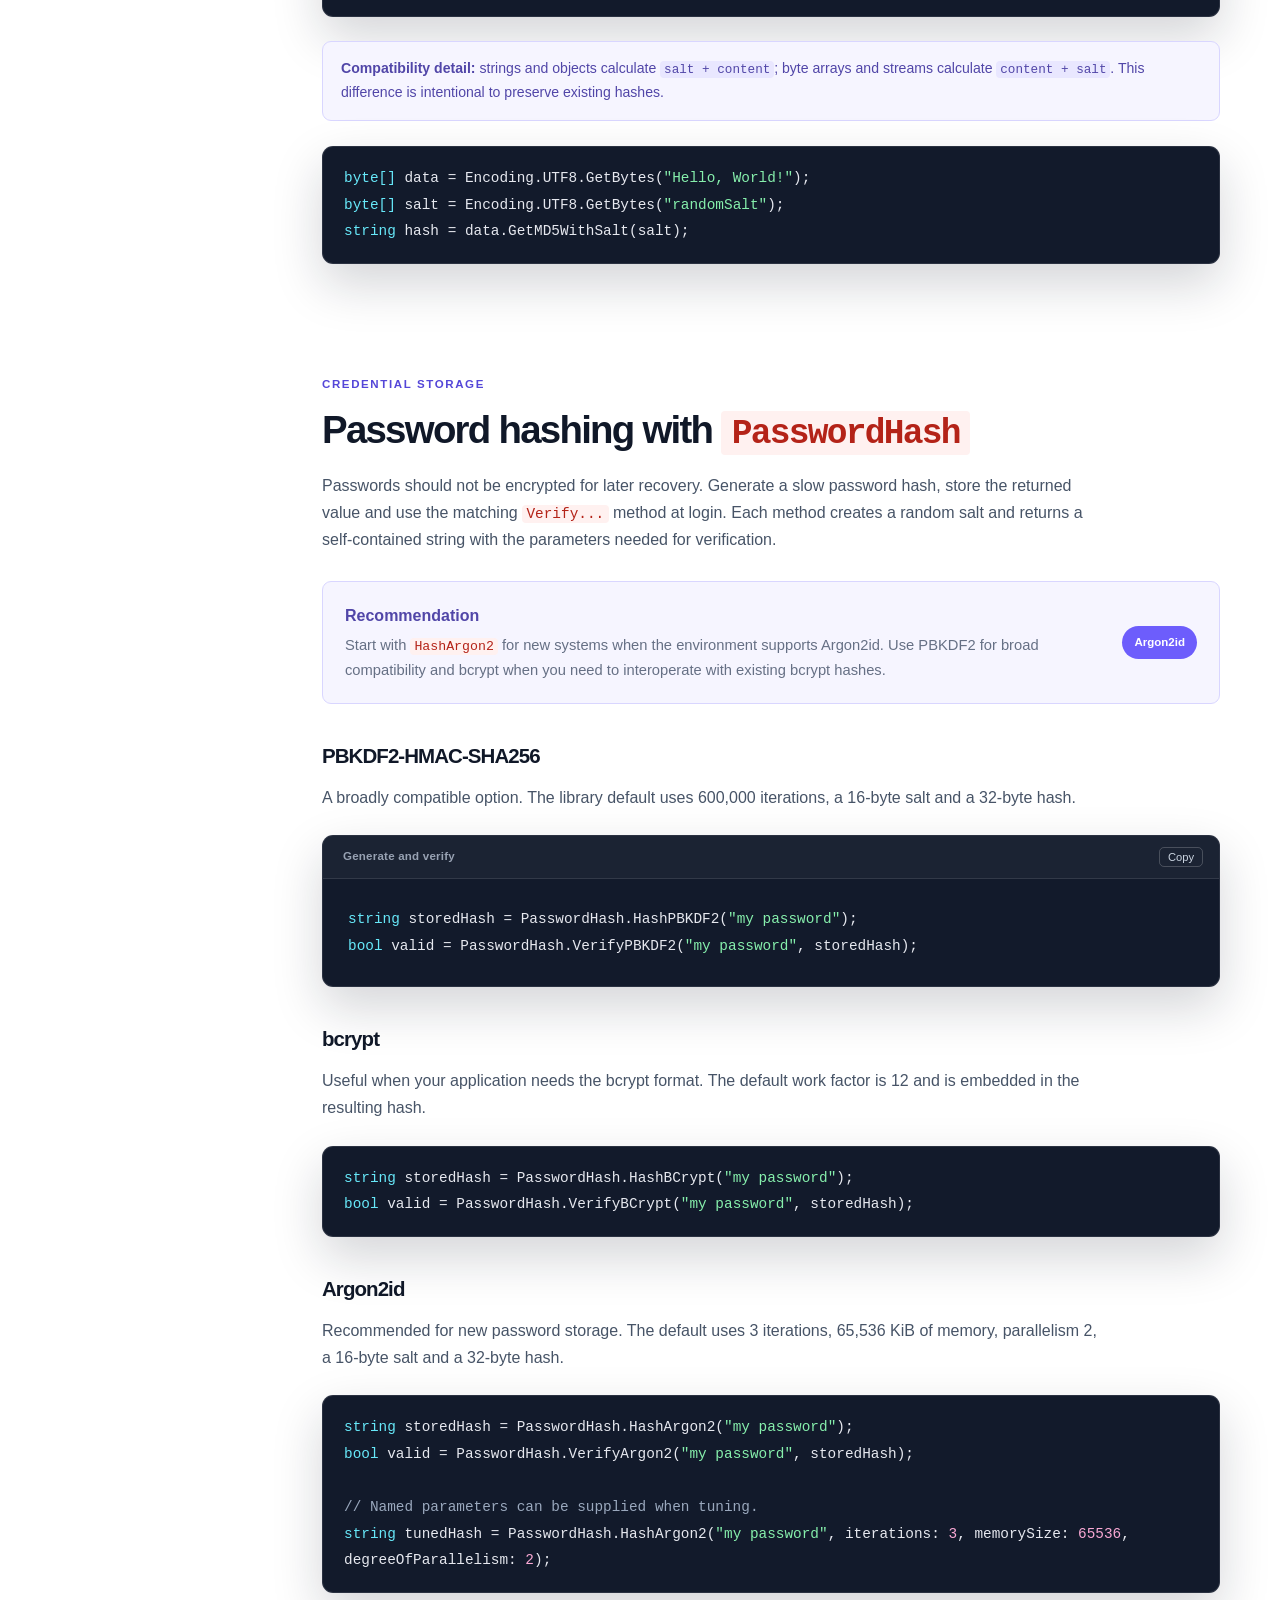
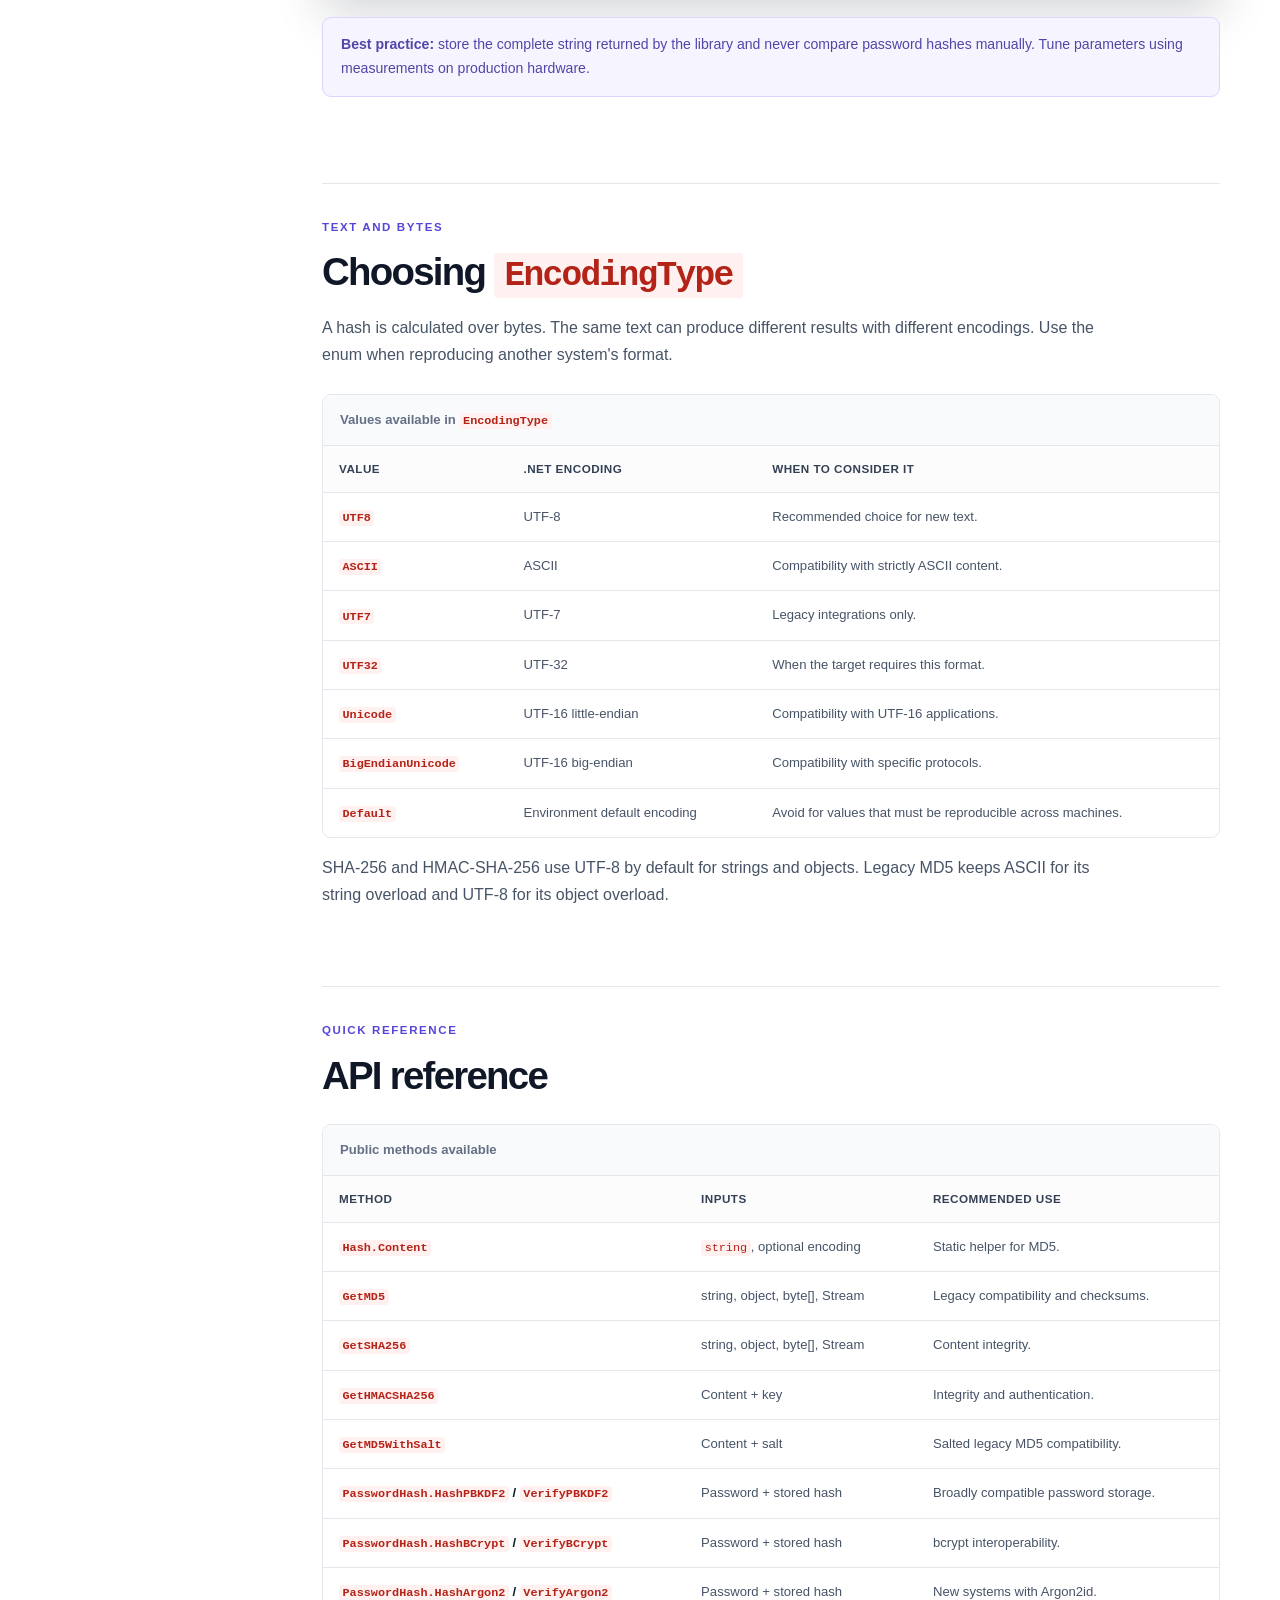
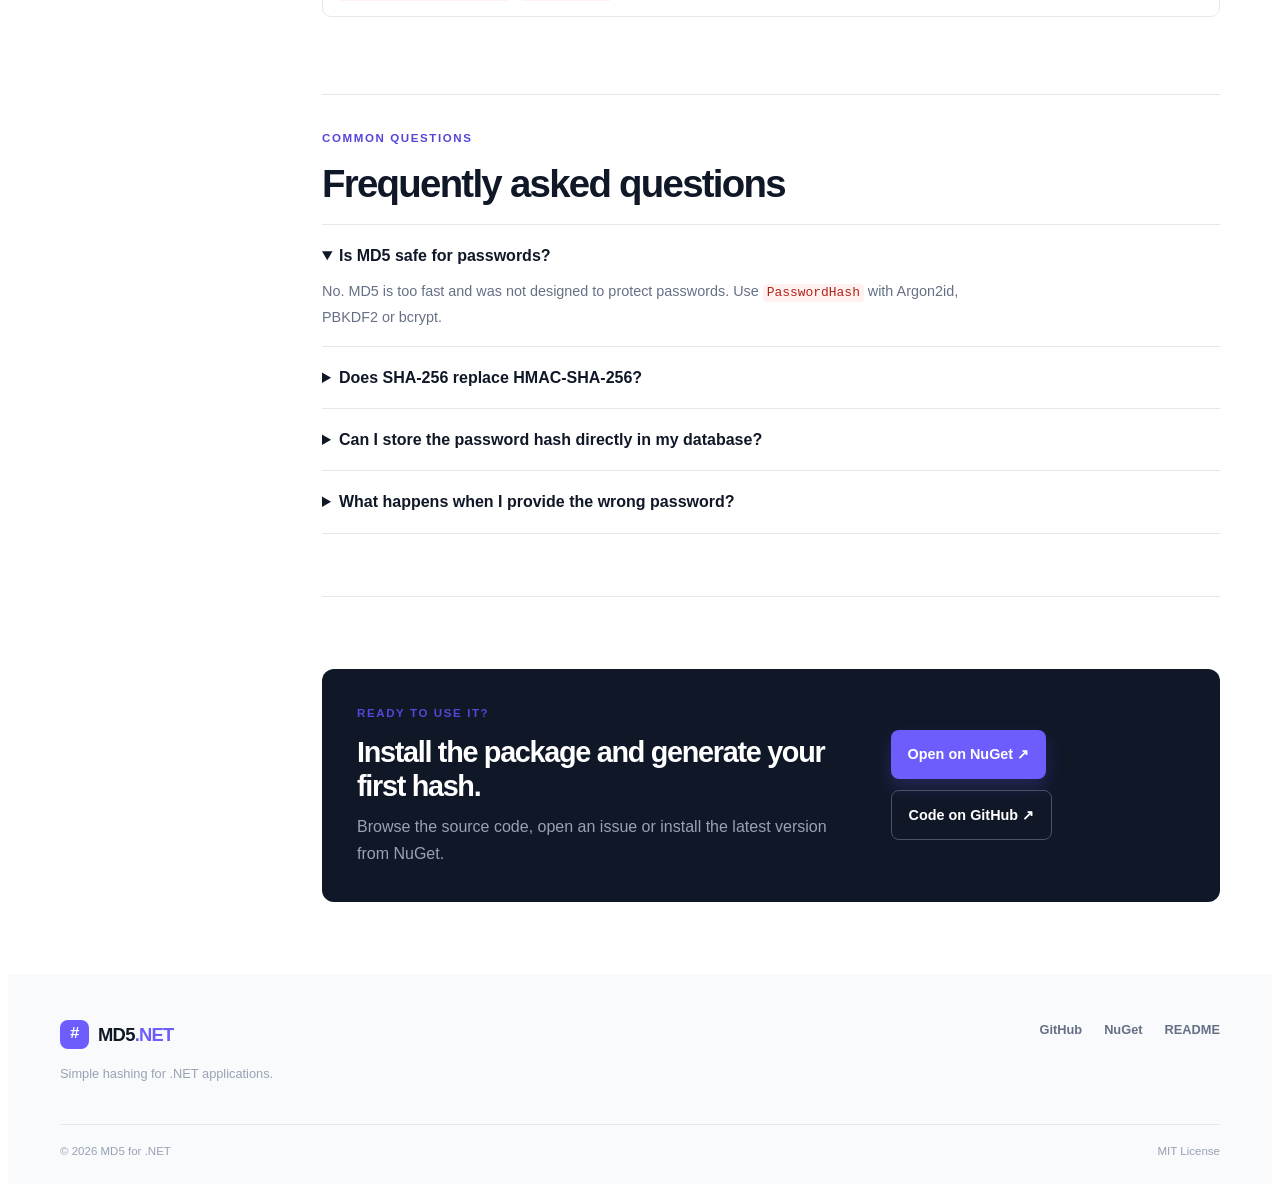
<file: docs/en/index.html>
<!doctype html>
<html lang="en">
<head>
    <meta charset="utf-8">
    <meta name="viewport" content="width=device-width, initial-scale=1">
    <meta name="theme-color" content="#101828">
    <meta name="description" content="MD5 for .NET documentation: generate MD5, SHA-256, HMAC-SHA-256 and password hashes with PBKDF2, bcrypt and Argon2id.">
    <meta name="keywords" content="MD5 .NET, SHA-256 C#, HMAC-SHA-256, PBKDF2, bcrypt, Argon2id, C# hash, NuGet MD5">
    <meta name="author" content="Alexandre Freire">
    <meta property="og:type" content="website">
    <meta property="og:locale" content="en_US">
    <meta property="og:title" content="MD5 for .NET | Hashing and password documentation">
    <meta property="og:description" content="Learn how to use every MD5 library method in C# and .NET, with examples for strings, objects, bytes, streams and passwords.">
    <meta property="og:url" content="https://oalexandrefreire.github.io/MD5/en/">
    <meta property="og:site_name" content="MD5 for .NET">
    <meta name="twitter:card" content="summary">
    <link rel="canonical" href="https://oalexandrefreire.github.io/MD5/en/">
    <link rel="alternate" hreflang="pt-BR" href="https://oalexandrefreire.github.io/MD5/">
    <link rel="alternate" hreflang="en" href="https://oalexandrefreire.github.io/MD5/en/">
    <link rel="alternate" hreflang="x-default" href="https://oalexandrefreire.github.io/MD5/en/">
    <link rel="icon" href="../../MD5CSharp/logo.ico">
    <link rel="stylesheet" href="../css/docs.css">
    <title>MD5 for .NET: documentation for hashes, HMAC and passwords</title>
    <script type="application/ld+json">
    {"@context":"https://schema.org","@type":"TechArticle","headline":"MD5 for .NET: documentation for hashes, HMAC and passwords","description":"Complete guide to the MD5 library for generating hashes and securely storing passwords in C#.","url":"https://oalexandrefreire.github.io/MD5/en/","inLanguage":"en","author":{"@type":"Person","name":"Alexandre Freire"},"publisher":{"@type":"Organization","name":"MD5 for .NET"},"isPartOf":{"@type":"SoftwareApplication","name":"MD5","applicationCategory":"DeveloperApplication","operatingSystem":".NET"}}
    </script>
    <script type="application/ld+json">
    {"@context":"https://schema.org","@type":"FAQPage","mainEntity":[{"@type":"Question","name":"Is MD5 safe for passwords?","acceptedAnswer":{"@type":"Answer","text":"No. Use PasswordHash with Argon2id, PBKDF2 or bcrypt for password storage. MD5 is kept for legacy compatibility and checksums."}},{"@type":"Question","name":"Which method should I use to validate file integrity?","acceptedAnswer":{"@type":"Answer","text":"Use GetSHA256 for checksums and content fingerprints. GetHMACSHA256 is appropriate when integrity and authentication with a shared secret are both required."}},{"@type":"Question","name":"How do I install the MD5 library in .NET?","acceptedAnswer":{"@type":"Answer","text":"Install the MD5 NuGet package with dotnet add package MD5 or use Install-Package MD5 in the Package Manager Console."}}]}
    </script>
</head>
<body>
    <a class="skip-link" href="#content">Skip to content</a>
    <header class="site-header"><div class="container header-inner"><a class="brand" href="#home" aria-label="MD5 for .NET, home"><span class="brand-mark">#</span><span>MD5<span class="brand-suffix">.NET</span></span></a><button class="menu-toggle" type="button" aria-expanded="false" aria-controls="main-nav">Menu</button><nav id="main-nav" class="main-nav" aria-label="Main navigation"><a href="#home">Home</a><a href="#installation">Installation</a><a href="#hashes">Hashes</a><a href="#passwords">Passwords</a><a href="#api">API</a><span class="language-switch" aria-label="Language"><a href="../" lang="pt-BR">PT</a><span aria-hidden="true">/</span><a class="active" href="./" lang="en">EN</a></span><a class="nav-cta" href="https://www.nuget.org/packages/MD5" target="_blank" rel="noopener">NuGet ↗</a></nav></div></header>

    <main id="content">
        <section id="home" class="hero-section" aria-labelledby="hero-title"><div class="container hero-grid"><div class="hero-copy"><p class="eyebrow">.NET hashing library</p><h1 id="hero-title">Hashing for C# with a simple, direct API.</h1><p class="hero-lead">Generate MD5 for compatibility, SHA-256 for integrity, HMAC-SHA-256 for authentication and modern password hashes in .NET applications.</p><div class="hero-actions"><a class="button button-primary" href="#installation">Get started →</a><a class="button button-secondary" href="https://github.com/oalexandrefreire/MD5" target="_blank" rel="noopener">View on GitHub ↗</a></div><div class="trust-row"><span><strong>netstandard2.0</strong></span><span>•</span><span>MIT License</span><span>•</span><span>NuGet</span></div></div><div class="hero-code code-card" aria-label="Quick C# example"><div class="code-card-top"><span class="window-dot red" aria-hidden="true">&#160;</span><span class="window-dot yellow" aria-hidden="true">&#160;</span><span class="window-dot green" aria-hidden="true">&#160;</span><span class="code-label">quick-start.cs</span></div><pre><code><span class="code-keyword">using</span> MD5Hash;

<span class="code-type">string</span> checksum = <span class="code-string">"hello world"</span>.GetSHA256();

Console.WriteLine(checksum);
<span class="code-comment">// b94d27b9934d3e08...</span></code></pre></div></div></section>

        <section class="notice-section" aria-label="Security notice"><div class="container"><div class="security-notice"><div class="notice-icon" aria-hidden="true">!</div><div><strong>Choose the algorithm for the job</strong><p>MD5 is not encryption and must not be used for passwords. Use MD5 only when you need to reproduce a legacy value or generate a compatible checksum. For new integrations, prefer SHA-256 or HMAC-SHA-256; for passwords, use <a href="#passwords">PasswordHash</a>.</p></div></div></div></section>

        <div class="container docs-layout"><aside class="docs-sidebar" aria-label="On this page"><p class="sidebar-title">On this page</p><nav><a href="#installation">Installation</a><a href="#which-method">Which method?</a><a href="#hashes">Content hashes</a><a href="#md5">MD5</a><a href="#sha256">SHA-256</a><a href="#hmac">HMAC-SHA-256</a><a href="#salt">Salted MD5</a><a href="#passwords">Password hashing</a><a href="#encoding">EncodingType</a><a href="#api">API reference</a><a href="#faq">FAQ</a></nav></aside>

            <article class="documentation">
                <section id="installation" class="doc-section" aria-labelledby="installation-title"><p class="eyebrow">Start in minutes</p><h2 id="installation-title">Installation</h2><p>The <strong>MD5</strong> package is available on NuGet and works with projects compatible with <code>netstandard2.0</code>. Install it in your project and import the <code>MD5Hash</code> namespace.</p><div class="code-card compact"><div class="code-card-top"><span class="code-label">.NET CLI</span><button class="copy-button" type="button" data-copy="dotnet add package MD5">Copy</button></div><pre><code>dotnet add package MD5</code></pre></div><div class="code-card compact"><div class="code-card-top"><span class="code-label">Package Manager Console</span><button class="copy-button" type="button" data-copy="Install-Package MD5">Copy</button></div><pre><code>Install-Package MD5</code></pre></div><p>Then add <code>using MD5Hash;</code> to the file that uses the library.</p></section>

                <section id="which-method" class="doc-section" aria-labelledby="which-method-title"><p class="eyebrow">Quick decision guide</p><h2 id="which-method-title">Which method should I use?</h2><p>The right algorithm depends on what you need to protect or compare:</p><div class="use-case-grid"><div class="use-case"><span class="use-case-tag legacy">Compatibility</span><h3>MD5</h3><p>Reproduce hashes from older systems or legacy checksums.</p><a href="#md5">See GetMD5 →</a></div><div class="use-case"><span class="use-case-tag integrity">Integrity</span><h3>SHA-256</h3><p>Compare files, payloads and content fingerprints.</p><a href="#sha256">See GetSHA256 →</a></div><div class="use-case"><span class="use-case-tag auth">Authentication</span><h3>HMAC-SHA-256</h3><p>Validate integrity with a shared secret key.</p><a href="#hmac">See GetHMACSHA256 →</a></div><div class="use-case"><span class="use-case-tag password">Passwords</span><h3>PasswordHash</h3><p>Store and verify passwords without storing the original text.</p><a href="#passwords">See PasswordHash →</a></div></div></section>

                <section id="hashes" class="doc-section" aria-labelledby="hashes-title"><p class="eyebrow">Content API</p><h2 id="hashes-title">Generating content hashes</h2><p>The extension methods accept the types used in everyday applications: <code>string</code>, <code>byte[]</code>, serializable objects and <code>Stream</code>. The result is a lowercase hexadecimal string.</p></section>

                <section id="md5" class="method-section" aria-labelledby="md5-title"><div class="method-heading"><span class="method-number">01</span><div><h2 id="md5-title"><code>GetMD5</code></h2><p>MD5 for compatibility and legacy checksums.</p></div></div><p>Use <code>GetMD5</code> when a target system requires MD5 or when you need to preserve compatibility with existing values. For a non-extension helper, use <code>Hash.Content</code>.</p><div class="code-card"><div class="code-card-top"><span class="code-label">String, bytes, object and stream</span><button class="copy-button" type="button" data-copy='using System.IO;\nusing System.Text;\nusing MD5Hash;\n\nstring fromString = "123".GetMD5();\nbyte[] bytes = Encoding.UTF8.GetBytes("Hello, World!");\nstring fromBytes = bytes.GetMD5();\nstring fromObject = new { Id = 1, Name = "Test" }.GetMD5();\nusing var stream = File.OpenRead("archive.zip");\nstring fromStream = stream.GetMD5();'>Copy</button></div><pre><code><span class="code-keyword">using</span> System.IO;
<span class="code-keyword">using</span> System.Text;
<span class="code-keyword">using</span> MD5Hash;

<span class="code-type">string</span> fromString = <span class="code-string">"123"</span>.GetMD5();
<span class="code-type">byte[]</span> bytes = Encoding.UTF8.GetBytes(<span class="code-string">"Hello, World!"</span>);
<span class="code-type">string</span> fromBytes = bytes.GetMD5();
<span class="code-type">string</span> fromObject = <span class="code-keyword">new</span> { Id = <span class="code-number">1</span>, Name = <span class="code-string">"Test"</span> }.GetMD5();
<span class="code-keyword">using var</span> stream = File.OpenRead(<span class="code-string">"archive.zip"</span>);
<span class="code-type">string</span> fromStream = stream.GetMD5();</code></pre></div><p>Strings use ASCII by default in <code>GetMD5(string)</code>. For accents, emojis or other non-ASCII characters, specify <code>EncodingType.UTF8</code>:</p><div class="code-card compact"><pre><code><span class="code-type">string</span> hash = <span class="code-string">"Hello, world! 👋"</span>.GetMD5(EncodingType.UTF8);
<span class="code-type">string</span> helper = Hash.Content(<span class="code-string">"123"</span>);</code></pre></div></section>

                <section id="sha256" class="method-section" aria-labelledby="sha256-title"><div class="method-heading"><span class="method-number">02</span><div><h2 id="sha256-title"><code>GetSHA256</code></h2><p>SHA-256 for integrity and fingerprints.</p></div></div><p>For new checksums, SHA-256 is the recommended choice. The method produces 64 hexadecimal characters:</p><div class="code-card"><div class="code-card-top"><span class="code-label">Content checksum</span><button class="copy-button" type="button" data-copy='string checksum = "hello world".GetSHA256();'>Copy</button></div><pre><code><span class="code-type">string</span> checksum = <span class="code-string">"hello world"</span>.GetSHA256();
<span class="code-comment">// b94d27b9934d3e08a52e52d7da7dabfa...</span></code></pre></div><p>Strings and objects use UTF-8 by default. For large files, pass an open stream; the stream's current position is consumed while reading.</p><div class="code-card compact"><pre><code><span class="code-keyword">using FileStream</span> file = File.OpenRead(<span class="code-string">"report.pdf"</span>);
<span class="code-type">string</span> checksum = file.GetSHA256();</code></pre></div></section>

                <section id="hmac" class="method-section" aria-labelledby="hmac-title"><div class="method-heading"><span class="method-number">03</span><div><h2 id="hmac-title"><code>GetHMACSHA256</code></h2><p>Integrity with secret-key authentication.</p></div></div><p>HMAC-SHA-256 combines content with a secret key. It is useful when the recipient needs to verify that a message came from a party that knows the key. Never expose the key in source control.</p><div class="code-card"><div class="code-card-top"><span class="code-label">Message and key</span><button class="copy-button" type="button" data-copy='string secretKey = "a-secret-key";\nstring signature = "hello world".GetHMACSHA256(secretKey);'>Copy</button></div><pre><code><span class="code-type">string</span> secretKey = <span class="code-string">"a-secret-key"</span>;
<span class="code-type">string</span> signature = <span class="code-string">"hello world"</span>.GetHMACSHA256(secretKey);</code></pre></div><p>For bytes, pass both content and key as <code>byte[]</code>. For objects, the library serializes the object to JSON before calculating the HMAC.</p><div class="code-card compact"><pre><code><span class="code-type">byte[]</span> payload = Encoding.UTF8.GetBytes(<span class="code-string">"Hello, World!"</span>);
<span class="code-type">byte[]</span> key = Encoding.UTF8.GetBytes(<span class="code-string">"a-secret-key"</span>);
<span class="code-type">string</span> signature = payload.GetHMACSHA256(key);</code></pre></div></section>

                <section id="salt" class="method-section" aria-labelledby="salt-title"><div class="method-heading"><span class="method-number">04</span><div><h2 id="salt-title"><code>GetMD5WithSalt</code></h2><p>Salted MD5 for historical compatibility.</p></div></div><p>This method exists to reproduce the library's legacy behavior. A salt changes the result, but <strong>does not make MD5 suitable for passwords</strong>. For new passwords, use <a href="#passwords">PasswordHash</a>.</p><div class="code-card compact"><pre><code><span class="code-type">string</span> hash = <span class="code-string">"hello world"</span>.GetMD5WithSalt(<span class="code-string">"randomSalt"</span>);
<span class="code-type">string</span> objectHash = <span class="code-keyword">new</span> { Id = <span class="code-number">1</span> }.GetMD5WithSalt(<span class="code-string">"randomSalt"</span>);</code></pre></div><div class="compatibility-note"><strong>Compatibility detail:</strong> strings and objects calculate <code>salt + content</code>; byte arrays and streams calculate <code>content + salt</code>. This difference is intentional to preserve existing hashes.</div><div class="code-card compact"><pre><code><span class="code-type">byte[]</span> data = Encoding.UTF8.GetBytes(<span class="code-string">"Hello, World!"</span>);
<span class="code-type">byte[]</span> salt = Encoding.UTF8.GetBytes(<span class="code-string">"randomSalt"</span>);
<span class="code-type">string</span> hash = data.GetMD5WithSalt(salt);</code></pre></div></section>

                <section id="passwords" class="doc-section password-section" aria-labelledby="passwords-title"><p class="eyebrow">Credential storage</p><h2 id="passwords-title">Password hashing with <code>PasswordHash</code></h2><p>Passwords should not be encrypted for later recovery. Generate a slow password hash, store the returned value and use the matching <code>Verify...</code> method at login. Each method creates a random salt and returns a self-contained string with the parameters needed for verification.</p><div class="password-choice"><div><strong>Recommendation</strong><p>Start with <code>HashArgon2</code> for new systems when the environment supports Argon2id. Use PBKDF2 for broad compatibility and bcrypt when you need to interoperate with existing bcrypt hashes.</p></div><span class="recommendation-badge">Argon2id</span></div><h3 id="pbkdf2">PBKDF2-HMAC-SHA256</h3><p>A broadly compatible option. The library default uses 600,000 iterations, a 16-byte salt and a 32-byte hash.</p><div class="code-card"><div class="code-card-top"><span class="code-label">Generate and verify</span><button class="copy-button" type="button" data-copy='string storedHash = PasswordHash.HashPBKDF2("my password");\nbool valid = PasswordHash.VerifyPBKDF2("my password", storedHash);'>Copy</button></div><pre><code><span class="code-type">string</span> storedHash = PasswordHash.HashPBKDF2(<span class="code-string">"my password"</span>);
<span class="code-type">bool</span> valid = PasswordHash.VerifyPBKDF2(<span class="code-string">"my password"</span>, storedHash);</code></pre></div><h3 id="bcrypt">bcrypt</h3><p>Useful when your application needs the bcrypt format. The default work factor is 12 and is embedded in the resulting hash.</p><div class="code-card compact"><pre><code><span class="code-type">string</span> storedHash = PasswordHash.HashBCrypt(<span class="code-string">"my password"</span>);
<span class="code-type">bool</span> valid = PasswordHash.VerifyBCrypt(<span class="code-string">"my password"</span>, storedHash);</code></pre></div><h3 id="argon2">Argon2id</h3><p>Recommended for new password storage. The default uses 3 iterations, 65,536 KiB of memory, parallelism 2, a 16-byte salt and a 32-byte hash.</p><div class="code-card compact"><pre><code><span class="code-type">string</span> storedHash = PasswordHash.HashArgon2(<span class="code-string">"my password"</span>);
<span class="code-type">bool</span> valid = PasswordHash.VerifyArgon2(<span class="code-string">"my password"</span>, storedHash);

<span class="code-comment">// Named parameters can be supplied when tuning.</span>
<span class="code-type">string</span> tunedHash = PasswordHash.HashArgon2(<span class="code-string">"my password"</span>, iterations: <span class="code-number">3</span>, memorySize: <span class="code-number">65536</span>, degreeOfParallelism: <span class="code-number">2</span>);</code></pre></div><div class="compatibility-note"><strong>Best practice:</strong> store the complete string returned by the library and never compare password hashes manually. Tune parameters using measurements on production hardware.</div></section>

                <section id="encoding" class="doc-section" aria-labelledby="encoding-title"><p class="eyebrow">Text and bytes</p><h2 id="encoding-title">Choosing <code>EncodingType</code></h2><p>A hash is calculated over bytes. The same text can produce different results with different encodings. Use the enum when reproducing another system's format.</p><div class="table-wrap"><table><caption>Values available in <code>EncodingType</code></caption><thead><tr><th>Value</th><th>.NET encoding</th><th>When to consider it</th></tr></thead><tbody><tr><td><code>UTF8</code></td><td>UTF-8</td><td>Recommended choice for new text.</td></tr><tr><td><code>ASCII</code></td><td>ASCII</td><td>Compatibility with strictly ASCII content.</td></tr><tr><td><code>UTF7</code></td><td>UTF-7</td><td>Legacy integrations only.</td></tr><tr><td><code>UTF32</code></td><td>UTF-32</td><td>When the target requires this format.</td></tr><tr><td><code>Unicode</code></td><td>UTF-16 little-endian</td><td>Compatibility with UTF-16 applications.</td></tr><tr><td><code>BigEndianUnicode</code></td><td>UTF-16 big-endian</td><td>Compatibility with specific protocols.</td></tr><tr><td><code>Default</code></td><td>Environment default encoding</td><td>Avoid for values that must be reproducible across machines.</td></tr></tbody></table></div><p>SHA-256 and HMAC-SHA-256 use UTF-8 by default for strings and objects. Legacy MD5 keeps ASCII for its string overload and UTF-8 for its object overload.</p></section>

                <section id="api" class="doc-section" aria-labelledby="api-title"><p class="eyebrow">Quick reference</p><h2 id="api-title">API reference</h2><div class="table-wrap"><table><caption>Public methods available</caption><thead><tr><th>Method</th><th>Inputs</th><th>Recommended use</th></tr></thead><tbody><tr><td><code>Hash.Content</code></td><td><code>string</code>, optional encoding</td><td>Static helper for MD5.</td></tr><tr><td><code>GetMD5</code></td><td>string, object, byte[], Stream</td><td>Legacy compatibility and checksums.</td></tr><tr><td><code>GetSHA256</code></td><td>string, object, byte[], Stream</td><td>Content integrity.</td></tr><tr><td><code>GetHMACSHA256</code></td><td>Content + key</td><td>Integrity and authentication.</td></tr><tr><td><code>GetMD5WithSalt</code></td><td>Content + salt</td><td>Salted legacy MD5 compatibility.</td></tr><tr><td><code>PasswordHash.HashPBKDF2</code> / <code>VerifyPBKDF2</code></td><td>Password + stored hash</td><td>Broadly compatible password storage.</td></tr><tr><td><code>PasswordHash.HashBCrypt</code> / <code>VerifyBCrypt</code></td><td>Password + stored hash</td><td>bcrypt interoperability.</td></tr><tr><td><code>PasswordHash.HashArgon2</code> / <code>VerifyArgon2</code></td><td>Password + stored hash</td><td>New systems with Argon2id.</td></tr></tbody></table></div></section>

                <section id="faq" class="doc-section faq-section" aria-labelledby="faq-title"><p class="eyebrow">Common questions</p><h2 id="faq-title">Frequently asked questions</h2><details open><summary>Is MD5 safe for passwords?</summary><p>No. MD5 is too fast and was not designed to protect passwords. Use <code>PasswordHash</code> with Argon2id, PBKDF2 or bcrypt.</p></details><details><summary>Does SHA-256 replace HMAC-SHA-256?</summary><p>Not exactly. SHA-256 creates a public checksum. HMAC-SHA-256 uses a secret key and also lets you verify message authenticity.</p></details><details><summary>Can I store the password hash directly in my database?</summary><p>Yes. Store the complete string returned by <code>HashPBKDF2</code>, <code>HashBCrypt</code> or <code>HashArgon2</code>. It already contains the algorithm and parameters needed by the matching <code>Verify...</code> method.</p></details><details><summary>What happens when I provide the wrong password?</summary><p>The <code>Verify...</code> methods return <code>false</code>. A null password throws <code>ArgumentNullException</code>, so validate application input according to your business rules.</p></details></section>

                <section class="next-step" aria-label="Next steps"><div><p class="eyebrow">Ready to use it?</p><h2>Install the package and generate your first hash.</h2><p>Browse the source code, open an issue or install the latest version from NuGet.</p></div><div class="hero-actions"><a class="button button-primary" href="https://www.nuget.org/packages/MD5" target="_blank" rel="noopener">Open on NuGet ↗</a><a class="button button-secondary" href="https://github.com/oalexandrefreire/MD5" target="_blank" rel="noopener">Code on GitHub ↗</a></div></section>
            </article>
        </div>
    </main>

    <footer class="site-footer"><div class="container footer-grid"><div><a class="brand" href="#home"><span class="brand-mark">#</span><span>MD5<span class="brand-suffix">.NET</span></span></a><p>Simple hashing for .NET applications.</p></div><div class="footer-links"><a href="https://github.com/oalexandrefreire/MD5" target="_blank" rel="noopener">GitHub</a><a href="https://www.nuget.org/packages/MD5" target="_blank" rel="noopener">NuGet</a><a href="https://github.com/oalexandrefreire/MD5/blob/main/README.md" target="_blank" rel="noopener">README</a></div></div><div class="container footer-bottom"><span>© 2026 MD5 for .NET</span><span>MIT License</span></div></footer>
    <script src="../js/scripts.js" defer></script>
</body>
</html>
</file>
<file: docs/css/docs.css>
:root { --ink:#101828; --muted:#667085; --line:#e4e7ec; --brand:#6d5dfc; --brand-dark:#5446d8; --code-bg:#121a2b; --shadow:0 16px 48px rgba(16,24,40,.08); }
* { box-sizing:border-box; }
html { scroll-behavior:smooth; }
body { color:var(--ink); background:#fff; font-family:-apple-system,BlinkMacSystemFont,"Segoe UI",sans-serif; line-height:1.7; }
a { color:var(--brand-dark); text-decoration:none; } a:hover { color:var(--brand); text-decoration:underline; }
code,pre { font-family:SFMono-Regular,Consolas,"Liberation Mono",monospace; } code { color:#b42318; background:#fff1f0; border-radius:4px; padding:.08em .3em; font-size:.9em; }
.skip-link { position:absolute; left:-9999px; top:8px; z-index:100; padding:8px 14px; background:#fff; border-radius:8px; } .skip-link:focus { left:8px; }
.container { width:min(1160px,calc(100% - 40px)); margin:0 auto; }
.site-header { position:sticky; top:0; z-index:20; background:rgba(255,255,255,.94); border-bottom:1px solid rgba(228,231,236,.8); backdrop-filter:blur(16px); }
.header-inner { min-height:72px; display:flex; align-items:center; justify-content:space-between; gap:30px; }
.brand { display:inline-flex; align-items:center; gap:9px; color:var(--ink); font-weight:800; font-size:1.15rem; letter-spacing:-.04em; } .brand:hover { color:var(--ink); text-decoration:none; }
.brand-mark { display:inline-grid; width:29px; height:29px; place-items:center; border-radius:8px; color:#fff; background:var(--brand); font-family:"JetBrains Mono",monospace; font-size:1rem; } .brand-suffix { color:var(--brand); }
.main-nav { display:flex; align-items:center; gap:25px; font-size:.86rem; font-weight:600; } .main-nav a { color:#475467; } .main-nav a:hover { color:var(--brand-dark); text-decoration:none; } .main-nav .nav-cta { color:#fff; background:var(--ink); border-radius:7px; padding:8px 13px; }
.language-switch { display:inline-flex; align-items:center; gap:5px; color:#98a2b3; font-size:.75rem; } .language-switch a { color:#98a2b3; } .language-switch a.active { color:var(--brand-dark); font-weight:800; } .language-switch a:hover { color:var(--brand-dark); }
.menu-toggle { display:none; border:1px solid var(--line); color:var(--ink); background:#fff; border-radius:7px; padding:7px 11px; }
.hero-section { overflow:hidden; background:linear-gradient(135deg,#f4f2ff 0%,#f6fbff 55%,#fff 100%); padding:105px 0 92px; } .hero-grid { display:grid; grid-template-columns:1fr .9fr; align-items:center; gap:72px; }
.eyebrow { margin:0 0 13px; color:var(--brand-dark); font-size:.72rem; font-weight:800; letter-spacing:.14em; text-transform:uppercase; }
h1,h2,h3 { color:var(--ink); font-weight:800; letter-spacing:-.045em; line-height:1.16; } h1 { max-width:650px; margin:0; font-size:clamp(2.7rem,5vw,4.55rem); } h2 { margin:0 0 18px; font-size:clamp(1.85rem,3vw,2.55rem); } h3 { margin:34px 0 8px; font-size:1.28rem; }
.hero-lead { max-width:600px; margin:26px 0 30px; color:#475467; font-size:1.15rem; } .hero-actions { display:flex; flex-wrap:wrap; align-items:center; gap:11px; }
.button { display:inline-flex; align-items:center; gap:9px; border-radius:8px; padding:12px 17px; font-size:.9rem; font-weight:700; transition:transform .2s ease,box-shadow .2s ease; } .button:hover { text-decoration:none; transform:translateY(-1px); } .button-primary { color:#fff; background:var(--brand); box-shadow:0 8px 18px rgba(109,93,252,.22); } .button-primary:hover { color:#fff; background:var(--brand-dark); } .button-secondary { color:var(--ink); border:1px solid var(--line); background:#fff; } .button-secondary:hover { color:var(--ink); border-color:#b7baca; }
.trust-row { display:flex; flex-wrap:wrap; align-items:center; gap:10px; margin-top:34px; color:#98a2b3; font-size:.8rem; } .trust-row strong { color:#667085; }
.code-card { overflow:hidden; margin:24px 0; border:1px solid rgba(255,255,255,.1); border-radius:11px; color:#e6e8ef; background:var(--code-bg); box-shadow:0 20px 50px rgba(16,24,40,.18); } .hero-code { transform:rotate(1.5deg); }
.code-card-top { display:flex; align-items:center; gap:7px; min-height:43px; padding:0 16px; color:#98a2b3; border-bottom:1px solid rgba(255,255,255,.1); background:rgba(255,255,255,.04); font-size:.72rem; } .window-dot { width:8px; height:8px; border-radius:50%; } .window-dot.red { background:#ff6b6b; } .window-dot.yellow { background:#ffd166; } .window-dot.green { background:#6ee7b7; } .code-label { margin-left:4px; font-weight:600; letter-spacing:.02em; }
.code-card pre { margin:0; padding:27px 25px; overflow-x:auto; color:#e6e8ef; font-size:.9rem; line-height:1.85; -webkit-overflow-scrolling:touch; } .code-card pre code { display:block; padding:0; color:inherit; background:transparent; font-size:inherit; line-height:inherit; white-space:pre; word-break:normal; } .code-card.compact pre { padding:18px 21px; } .code-card.compact pre code { white-space:pre-wrap; } .code-keyword { color:#c4b5fd; font-weight:600; } .code-type { color:#67e8f9; } .code-string { color:#86efac; } .code-number { color:#f9a8d4; } .code-comment { color:#9aa8bd; }
.copy-button { margin-left:auto; border:1px solid rgba(255,255,255,.2); border-radius:5px; padding:3px 8px; color:#cbd5e1; background:transparent; font-size:.7rem; cursor:pointer; } .copy-button:hover { color:#fff; border-color:rgba(255,255,255,.5); }
.notice-section { padding:20px 0 0; } .security-notice,.compatibility-note,.password-choice { display:flex; align-items:flex-start; gap:15px; border-radius:9px; padding:20px 22px; background:#fffaf0; border:1px solid #fbe2a5; color:#7a4a00; } .security-notice p,.password-choice p { margin:4px 0 0; font-size:.92rem; line-height:1.7; } .security-notice a { color:#7a4a00; font-weight:700; text-decoration:underline; } .notice-icon { display:grid; flex:0 0 23px; height:23px; place-items:center; border-radius:50%; color:#fff; background:#d98b16; font-weight:800; font-size:.85rem; }
.docs-layout { display:grid; grid-template-columns:190px 1fr; align-items:start; gap:72px; padding-top:70px; } .docs-sidebar { position:sticky; top:97px; padding-bottom:30px; } .sidebar-title { margin:0 0 12px; color:#98a2b3; font-size:.7rem; font-weight:800; letter-spacing:.13em; text-transform:uppercase; } .docs-sidebar nav { display:grid; gap:8px; border-left:1px solid var(--line); padding-left:15px; } .docs-sidebar a { color:#667085; font-size:.78rem; line-height:1.4; } .docs-sidebar a:hover { color:var(--brand-dark); text-decoration:none; }
.doc-section,.method-section { scroll-margin-top:100px; } .doc-section { padding:34px 0 62px; border-bottom:1px solid var(--line); } .documentation>section:first-child { padding-top:0; } .doc-section>p:not(.eyebrow),.method-section>p { color:#475467; } .doc-section>p { max-width:780px; }
.use-case-grid { display:grid; grid-template-columns:repeat(2,1fr); gap:14px; margin-top:27px; } .use-case { padding:22px; border:1px solid var(--line); border-radius:10px; background:#fff; } .use-case h3 { margin:14px 0 6px; font-size:1.15rem; } .use-case p { min-height:52px; margin:0 0 10px; color:var(--muted); font-size:.86rem; line-height:1.55; } .use-case a { font-size:.82rem; font-weight:700; } .use-case-tag { display:inline-block; border-radius:99px; padding:4px 9px; font-size:.66rem; font-weight:800; letter-spacing:.04em; text-transform:uppercase; } .legacy { color:#925b10; background:#fff3cd; } .integrity { color:#027a66; background:#dff7f3; } .auth { color:#175cd3; background:#e9f2ff; } .password { color:#6941c6; background:#f0eaff; }
.method-section { padding:62px 0 20px; } .method-heading { display:flex; align-items:flex-start; gap:16px; } .method-heading h2 { margin-bottom:4px; } .method-heading p { margin:0; color:var(--muted); } .method-number { display:grid; flex:0 0 37px; height:37px; place-items:center; border-radius:9px; color:var(--brand-dark); background:#eeecff; font-family:"JetBrains Mono",monospace; font-size:.75rem; font-weight:600; } .method-section .code-card { margin:25px 0 23px; }
.compatibility-note { display:block; margin:24px 0; padding:15px 18px; border-color:#d9d6ff; color:#5146a8; background:#f6f5ff; font-size:.88rem; } .compatibility-note code { color:#5146a8; background:#e9e7ff; }
.password-section { padding-top:68px; } .password-choice { align-items:center; justify-content:space-between; margin:27px 0 34px; color:#5146a8; border-color:#d9d6ff; background:#f6f5ff; } .password-choice p { color:#667085; } .recommendation-badge { flex:0 0 auto; border-radius:99px; padding:7px 12px; color:#fff; background:var(--brand); font-size:.72rem; font-weight:700; } .password-section h3 { margin-top:40px; }
.table-wrap { overflow-x:auto; margin:25px 0 15px; border:1px solid var(--line); border-radius:9px; } .table-wrap table { width:100%; min-width:620px; border-collapse:collapse; font-size:.82rem; } .table-wrap caption { padding:14px 17px; color:#667085; background:#f8fafc; text-align:left; font-weight:600; } .table-wrap th,.table-wrap td { padding:13px 16px; border-top:1px solid var(--line); text-align:left; vertical-align:top; } .table-wrap th { color:#344054; background:#fcfcfd; font-size:.73rem; letter-spacing:.04em; text-transform:uppercase; } .table-wrap td { color:#475467; } .table-wrap td:first-child { color:var(--ink); font-weight:600; }
.faq-section details { border-top:1px solid var(--line); padding:17px 0; } .faq-section details:last-child { border-bottom:1px solid var(--line); } .faq-section summary { cursor:pointer; color:var(--ink); font-weight:700; } .faq-section details p { max-width:690px; margin:10px 0 0; color:#667085; font-size:.9rem; }
.next-step { display:flex; align-items:center; justify-content:space-between; gap:30px; margin:72px 0; padding:35px; border-radius:12px; background:var(--ink); } .next-step h2 { max-width:490px; margin-bottom:10px; color:#fff; font-size:1.8rem; } .next-step p:not(.eyebrow) { margin:0; color:#98a2b3; } .next-step .button-secondary { color:#fff; border-color:#475467; background:transparent; } .next-step .button-secondary:hover { border-color:#98a2b3; }
.site-footer { padding:45px 0 22px; color:#98a2b3; background:#f8fafc; } .footer-grid { display:flex; align-items:flex-start; justify-content:space-between; gap:30px; } .site-footer .brand { color:var(--ink); } .site-footer p { margin:12px 0 0; font-size:.8rem; } .footer-links { display:flex; gap:22px; font-size:.8rem; font-weight:600; } .footer-links a { color:#667085; } .footer-bottom { display:flex; justify-content:space-between; margin-top:40px; padding-top:17px; border-top:1px solid var(--line); font-size:.72rem; }
@media (max-width:900px) { .hero-grid { grid-template-columns:1fr; gap:42px; } .hero-copy { max-width:730px; } .hero-code { max-width:650px; transform:none; } .docs-layout { grid-template-columns:1fr; gap:15px; padding-top:48px; } .docs-sidebar { position:static; padding-bottom:15px; } .docs-sidebar nav { display:flex; flex-wrap:wrap; gap:8px 15px; border:0; padding:0; } .docs-sidebar a { padding-bottom:3px; border-bottom:1px solid var(--line); } }
@media (max-width:680px) { .container { width:min(100% - 30px,1160px); } .header-inner { min-height:63px; } .menu-toggle { display:block; } .main-nav { display:none; position:absolute; left:15px; right:15px; top:62px; flex-direction:column; align-items:stretch; gap:0; padding:10px; border:1px solid var(--line); border-radius:9px; background:#fff; box-shadow:var(--shadow); } .main-nav.is-open { display:flex; } .main-nav a { padding:9px; } .main-nav .nav-cta { text-align:center; } .hero-section { padding:68px 0 64px; } .hero-lead { font-size:1rem; } .trust-row { gap:7px; } .use-case-grid { grid-template-columns:1fr; } .use-case p { min-height:0; } .security-notice,.password-choice { padding:16px; } .password-choice { display:block; } .recommendation-badge { display:inline-block; margin-top:10px; } .next-step { display:block; margin:52px 0; padding:25px; } .next-step .hero-actions { margin-top:24px; } .footer-grid,.footer-bottom { display:block; } .footer-links { margin-top:25px; } .footer-bottom span { display:block; margin-top:5px; } }
@media (prefers-reduced-motion:reduce) { html { scroll-behavior:auto; } .button { transition:none; } .button:hover { transform:none; } }
</file>
